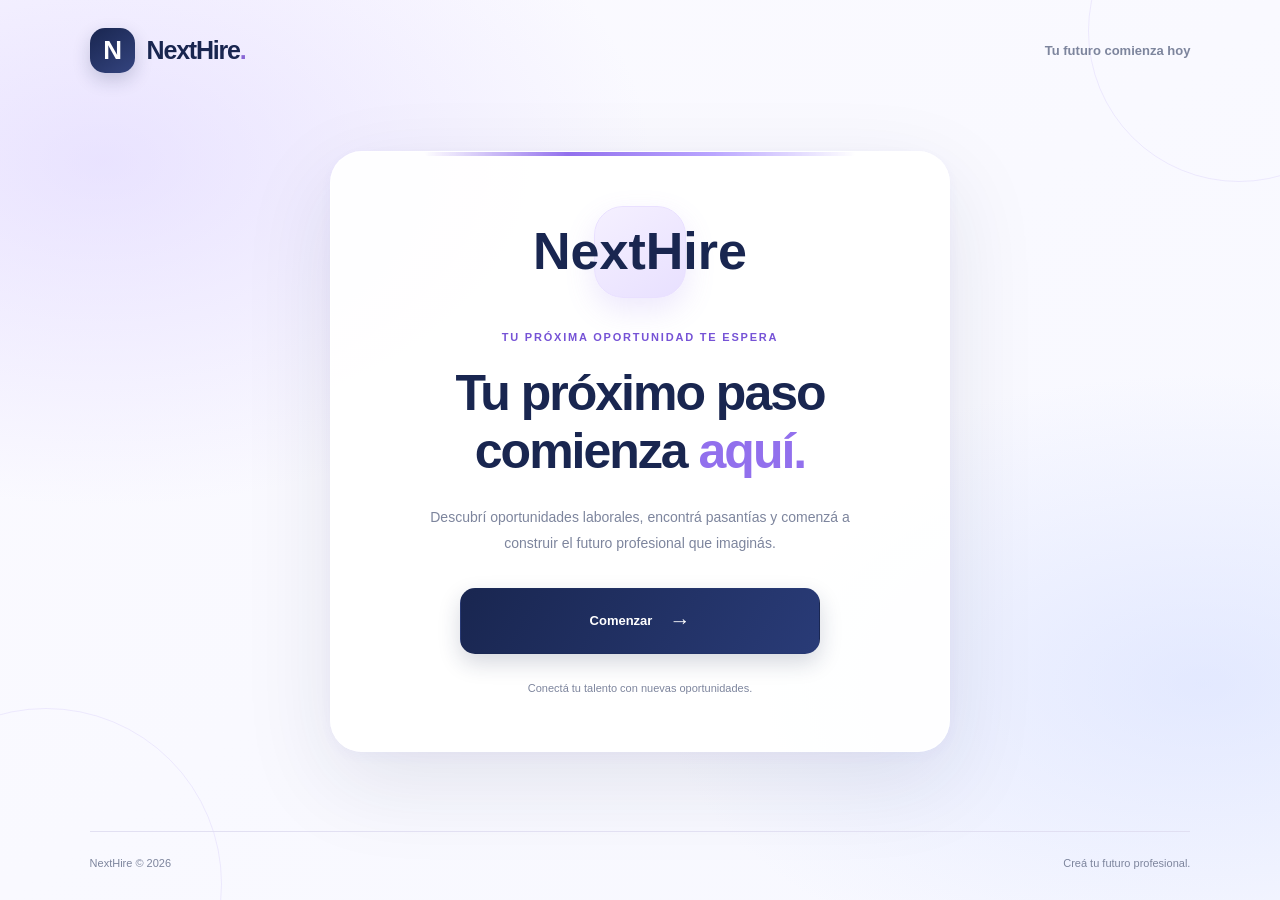
<file: index.html>
<!DOCTYPE html>
<html lang="es">
<head>
    <meta charset="UTF-8">
    <meta name="viewport" content="width=device-width, initial-scale=1.0">

    <title>NextHire | Tu próximo paso comienza aquí</title>

    <link rel="stylesheet" href="styles.css">
</head>

<body class="welcome-body">

    <header class="welcome-header">
        <a href="index.html" class="brand">
            <span class="brand-icon">N</span>
            <span>NextHire<span class="purple-dot">.</span></span>
        </a>

        <span class="header-message">
            Tu futuro comienza hoy
        </span>
    </header>

    <main class="welcome-main">

        <section class="welcome-card">

            <!-- Nuevo emblema de NextHire -->
            <div class="welcome-logo welcome-logo-text">
                <span>Next<span>Hire</span></span>
            </div>

            <p class="welcome-label">
                TU PRÓXIMA OPORTUNIDAD TE ESPERA
            </p>

            <h1>
                Tu próximo paso<br>
                comienza <span>aquí.</span>
            </h1>

            <p class="welcome-description">
                Descubrí oportunidades laborales, encontrá pasantías
                y comenzá a construir el futuro profesional que imaginás.
            </p>

            <a href="registro.html" class="primary-button">
                Comenzar
                <span>→</span>
            </a>

            <p class="welcome-note">
                Conectá tu talento con nuevas oportunidades.
            </p>

        </section>

    </main>

    <footer class="welcome-footer">
        <span>NextHire © 2026</span>
        <span>Creá tu futuro profesional.</span>
    </footer>

</body>
</html>
</file>
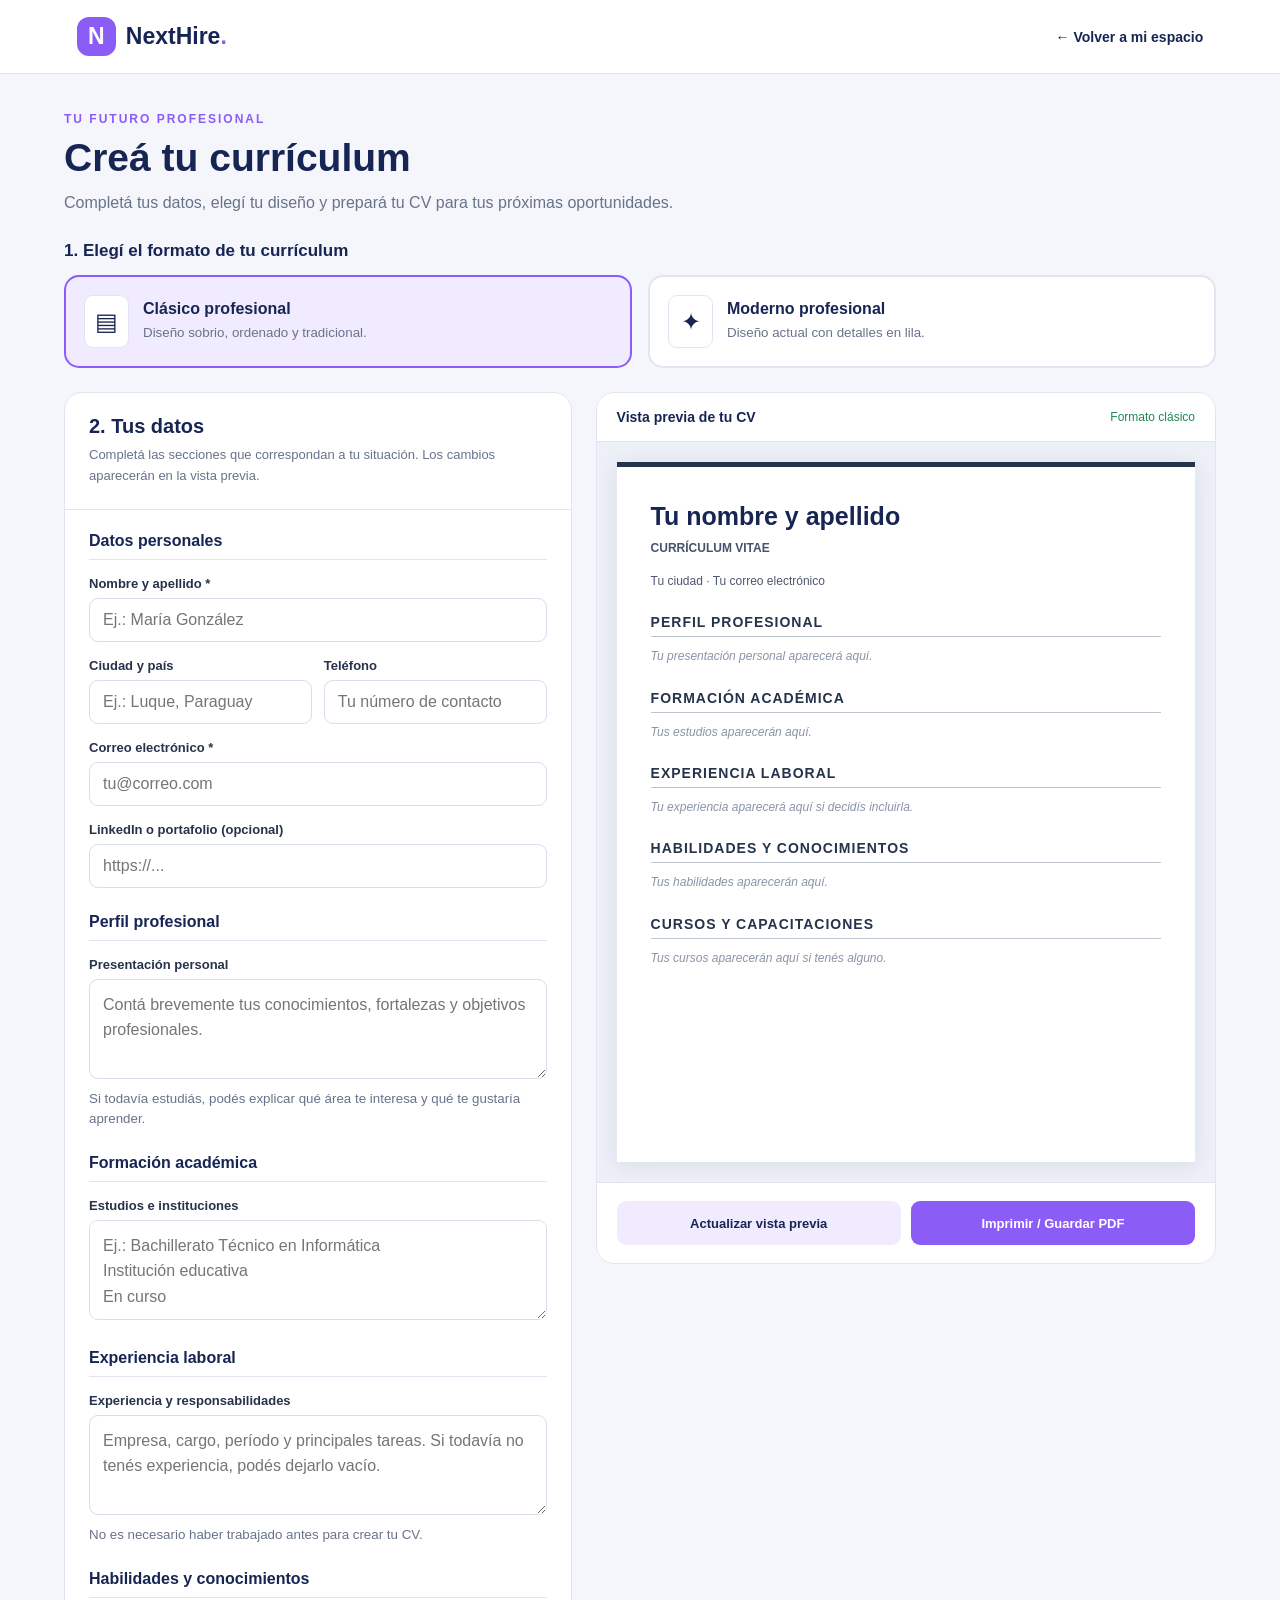
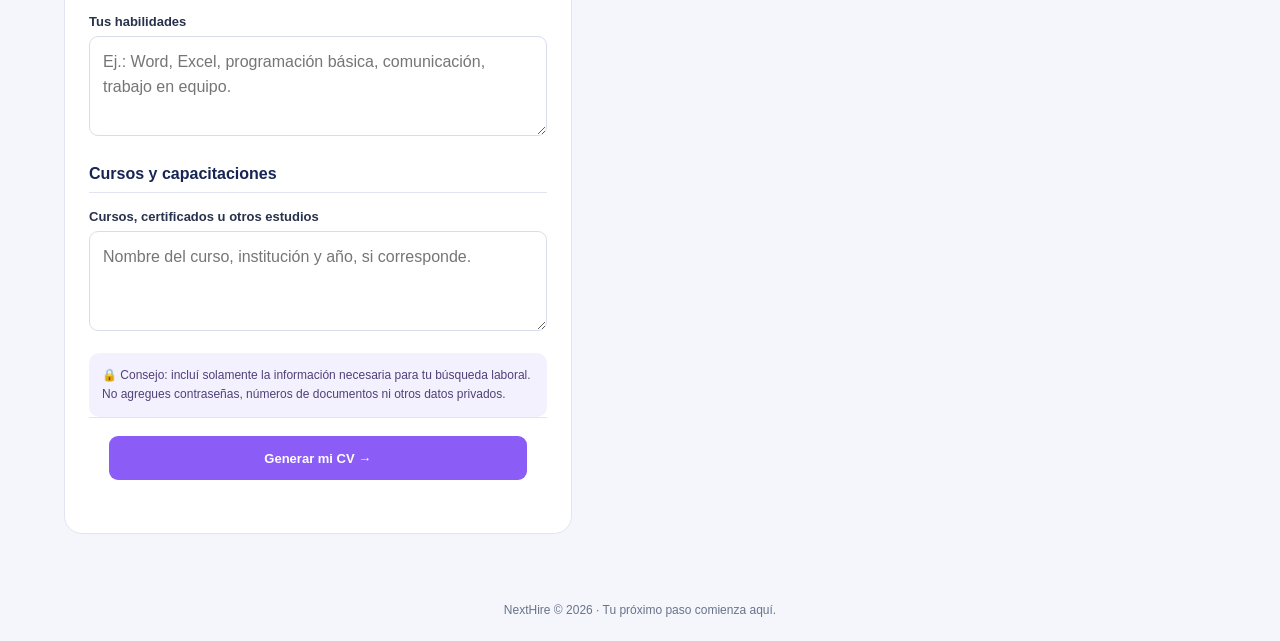
<file: crear-cv.html>
<!DOCTYPE html>
<html lang="es">
<head>
    <meta charset="UTF-8">
    <meta name="viewport" content="width=device-width, initial-scale=1.0">

    <title>Crear mi CV | NextHire</title>

    <style>
        :root {
            --lila: #8b5cf6;
            --lila-claro: #f1ebff;
            --azul: #172554;
            --blanco: #ffffff;
            --fondo: #f5f6fc;
            --texto: #27324b;
            --gris: #68738a;
            --borde: #e2e5ef;
            --verde: #238653;
        }

        * {
            box-sizing: border-box;
        }

        body {
            margin: 0;
            font-family: "Segoe UI", Arial, sans-serif;
            background: var(--fondo);
            color: var(--texto);
        }

        button,
        input,
        textarea,
        select {
            font: inherit;
        }

        button,
        a {
            -webkit-tap-highlight-color: transparent;
        }

        /* ENCABEZADO */

        .topbar {
            min-height: 74px;
            padding: 16px 6%;
            display: flex;
            justify-content: space-between;
            align-items: center;
            gap: 16px;
            background: var(--blanco);
            border-bottom: 1px solid var(--borde);
        }

        .brand {
            display: flex;
            align-items: center;
            gap: 10px;
            color: var(--azul);
            text-decoration: none;
            font-size: 23px;
            font-weight: 800;
        }

        .brand-icon {
            width: 39px;
            height: 39px;
            display: grid;
            place-items: center;
            border-radius: 12px;
            background: var(--lila);
            color: white;
        }

        .brand-dot {
            color: var(--lila);
        }

        .back-link {
            color: var(--azul);
            text-decoration: none;
            font-size: 14px;
            font-weight: 600;
        }

        .back-link:hover {
            color: var(--lila);
        }

        /* INTRODUCCIÓN */

        .page-heading {
            max-width: 1200px;
            margin: 35px auto 25px;
            padding: 0 24px;
        }

        .eyebrow {
            color: var(--lila);
            font-size: 12px;
            font-weight: 800;
            letter-spacing: 2px;
        }

        .page-heading h1 {
            margin: 9px 0;
            color: var(--azul);
            font-size: clamp(28px, 4vw, 39px);
        }

        .page-heading p {
            margin: 0;
            color: var(--gris);
            line-height: 1.7;
        }

        /* SELECTOR DE FORMATOS */

        .format-section {
            max-width: 1200px;
            margin: 0 auto 24px;
            padding: 0 24px;
        }

        .format-section h2 {
            margin: 0 0 14px;
            color: var(--azul);
            font-size: 17px;
        }

        .format-options {
            display: grid;
            grid-template-columns: repeat(2, minmax(0, 1fr));
            gap: 16px;
        }

        .format-card {
            display: flex;
            align-items: center;
            gap: 14px;
            padding: 18px;
            text-align: left;
            border: 2px solid var(--borde);
            border-radius: 15px;
            background: white;
            cursor: pointer;
            transition: 0.2s;
        }

        .format-card:hover {
            border-color: var(--lila);
        }

        .format-card.active {
            border-color: var(--lila);
            background: var(--lila-claro);
        }

        .format-symbol {
            flex-shrink: 0;
            width: 45px;
            height: 53px;
            display: grid;
            place-items: center;
            border-radius: 9px;
            background: white;
            color: var(--azul);
            font-size: 24px;
            border: 1px solid var(--borde);
        }

        .format-card strong {
            display: block;
            color: var(--azul);
            margin-bottom: 5px;
        }

        .format-card small {
            display: block;
            color: var(--gris);
            line-height: 1.5;
        }

        /* ÁREA PRINCIPAL */

        .workspace {
            max-width: 1200px;
            margin: 0 auto;
            padding: 0 24px 45px;
            display: grid;
            grid-template-columns: minmax(0, 0.9fr) minmax(0, 1.1fr);
            align-items: start;
            gap: 24px;
        }

        .editor,
        .preview-panel {
            min-width: 0;
            background: white;
            border: 1px solid var(--borde);
            border-radius: 18px;
            overflow: hidden;
        }

        .panel-heading {
            padding: 22px 24px;
            border-bottom: 1px solid var(--borde);
        }

        .panel-heading h2 {
            margin: 0 0 7px;
            color: var(--azul);
            font-size: 20px;
        }

        .panel-heading p {
            margin: 0;
            color: var(--gris);
            font-size: 13px;
            line-height: 1.6;
        }

        .editor-content {
            padding: 22px 24px;
        }

        .form-section-title {
            margin: 25px 0 16px;
            padding-bottom: 9px;
            border-bottom: 1px solid var(--borde);
            color: var(--azul);
            font-size: 16px;
        }

        .form-section-title:first-child {
            margin-top: 0;
        }

        .field {
            margin-bottom: 16px;
        }

        .field label {
            display: block;
            margin-bottom: 7px;
            color: var(--texto);
            font-size: 13px;
            font-weight: 700;
        }

        .field input,
        .field textarea {
            width: 100%;
            padding: 12px 13px;
            border: 1px solid #d8ddea;
            border-radius: 9px;
            background: white;
            color: var(--texto);
            outline: none;
            transition: 0.2s;
        }

        .field input:focus,
        .field textarea:focus {
            border-color: var(--lila);
            box-shadow: 0 0 0 3px rgba(139, 92, 246, 0.12);
        }

        .field textarea {
            min-height: 100px;
            resize: vertical;
            line-height: 1.6;
        }

        .field small {
            display: block;
            margin-top: 6px;
            color: var(--gris);
            line-height: 1.5;
        }

        .two-columns {
            display: grid;
            grid-template-columns: repeat(2, minmax(0, 1fr));
            gap: 12px;
        }

        .privacy-note {
            margin-top: 18px;
            padding: 13px;
            border-radius: 10px;
            background: #f4f1ff;
            color: #504078;
            font-size: 12px;
            line-height: 1.6;
        }

        /* VISTA PREVIA */

        .preview-panel {
            position: sticky;
            top: 18px;
        }

        .preview-toolbar {
            padding: 16px 20px;
            display: flex;
            justify-content: space-between;
            align-items: center;
            gap: 12px;
            border-bottom: 1px solid var(--borde);
        }

        .preview-toolbar strong {
            color: var(--azul);
            font-size: 14px;
        }

        .preview-status {
            color: var(--verde);
            font-size: 12px;
        }

        .preview-area {
            padding: 20px;
            background: #edf0f7;
            overflow-x: auto;
        }

        .cv-document {
            width: 100%;
            max-width: 650px;
            min-height: 700px;
            margin: 0 auto;
            padding: 34px;
            background: white;
            box-shadow: 0 4px 20px rgba(23, 37, 84, 0.09);
            overflow-wrap: anywhere;
        }

        .cv-document h1 {
            margin: 0;
            color: var(--azul);
            font-size: 27px;
            line-height: 1.25;
        }

        .cv-document h2 {
            margin: 23px 0 9px;
            padding-bottom: 6px;
            color: var(--azul);
            font-size: 14px;
            text-transform: uppercase;
            letter-spacing: 1px;
            border-bottom: 1px solid var(--borde);
        }

        .cv-document p {
            margin: 6px 0;
            color: #4d586d;
            font-size: 12px;
            line-height: 1.7;
            white-space: pre-line;
        }

        .cv-contact {
            margin-top: 12px !important;
        }

        .cv-subtitle {
            color: var(--lila) !important;
            font-size: 12px !important;
            font-weight: 700;
        }

        .cv-entry {
            margin-top: 12px;
        }

        .cv-entry strong {
            display: block;
            color: var(--azul);
            font-size: 13px;
        }

        .cv-empty {
            color: #8a93a7 !important;
            font-style: italic;
        }

        /* ESTILO CLÁSICO */

        .cv-document.classic {
            font-family: Arial, sans-serif;
            border-top: 5px solid #26344b;
        }

        .cv-document.classic h1 {
            font-size: 25px;
        }

        .cv-document.classic h2 {
            color: #26344b;
            border-bottom: 1px solid #bfc5cf;
        }

        .cv-document.classic .cv-subtitle {
            color: #45546a !important;
        }

        /* ESTILO MODERNO */

        .cv-document.modern {
            border-top: 7px solid var(--lila);
            border-radius: 4px;
        }

        .cv-document.modern h1 {
            color: var(--azul);
            font-size: 29px;
        }

        .cv-document.modern h2 {
            color: var(--lila);
            border-bottom: 2px solid var(--lila-claro);
        }

        /* BOTONES */

        .actions {
            display: flex;
            flex-wrap: wrap;
            gap: 10px;
            padding: 18px 20px;
            border-top: 1px solid var(--borde);
        }

        .button {
            min-height: 44px;
            padding: 12px 16px;
            display: inline-flex;
            justify-content: center;
            align-items: center;
            gap: 8px;
            border: none;
            border-radius: 9px;
            font-weight: 700;
            font-size: 13px;
            text-decoration: none;
            cursor: pointer;
            transition: 0.2s;
        }

        .button-primary {
            background: var(--lila);
            color: white;
        }

        .button-primary:hover {
            background: #7442df;
        }

        .button-secondary {
            background: var(--lila-claro);
            color: var(--azul);
        }

        .button-secondary:hover {
            background: #e6dcff;
        }

        .actions .button {
            flex: 1;
        }

        .footer {
            padding: 24px;
            text-align: center;
            color: var(--gris);
            font-size: 12px;
        }

        /* IMPRESIÓN Y PDF */

        @media print {
            @page {
                size: A4;
                margin: 15mm;
            }

            body {
                background: white !important;
            }

            body * {
                visibility: hidden !important;
            }

            #cvDocument,
            #cvDocument * {
                visibility: visible !important;
            }

            #cvDocument {
                position: absolute;
                left: 0;
                top: 0;
                width: 100%;
                max-width: none;
                min-height: 0;
                margin: 0;
                padding: 0;
                box-shadow: none;
                border-radius: 0;
                border-top: none;
            }

            #cvDocument.classic {
                border-top: none;
            }

            #cvDocument.modern {
                border-top: 5px solid var(--lila);
            }

            .cv-document h2,
            .cv-entry {
                break-inside: avoid;
            }
        }

        /* ADAPTACIÓN A CELULARES */

        @media (max-width: 850px) {
            .workspace {
                grid-template-columns: 1fr;
            }

            .preview-panel {
                position: static;
            }

            .format-options {
                grid-template-columns: 1fr;
            }

            .cv-document {
                min-height: 600px;
            }
        }

        @media (max-width: 480px) {
            .topbar {
                padding: 14px 18px;
            }

            .brand {
                font-size: 20px;
            }

            .header-message {
                font-size: 12px;
            }

            .page-heading {
                margin-top: 25px;
            }

            .workspace,
            .format-section {
                padding-left: 14px;
                padding-right: 14px;
            }

            .editor-content {
                padding: 18px;
            }

            .two-columns {
                grid-template-columns: 1fr;
                gap: 0;
            }

            .preview-area {
                padding: 10px;
            }

            .cv-document {
                padding: 22px;
            }

            .actions {
                flex-direction: column;
            }
        }
    </style>
</head>

<body>

    <header class="topbar">
        <a href="panel-persona.html" class="brand">
            <span class="brand-icon">N</span>
            <span>NextHire<span class="brand-dot">.</span></span>
        </a>

        <a href="panel-persona.html" class="back-link">
            ← Volver a mi espacio
        </a>
    </header>

    <main>

        <section class="page-heading">
            <span class="eyebrow">TU FUTURO PROFESIONAL</span>
            <h1>Creá tu currículum</h1>
            <p>
                Completá tus datos, elegí tu diseño y prepará tu CV
                para tus próximas oportunidades.
            </p>
        </section>

        <section class="format-section">
            <h2>1. Elegí el formato de tu currículum</h2>

            <div class="format-options">

                <button
                    type="button"
                    class="format-card active"
                    data-format="classic"
                    aria-pressed="true"
                >
                    <span class="format-symbol">▤</span>
                    <span>
                        <strong>Clásico profesional</strong>
                        <small>
                            Diseño sobrio, ordenado y tradicional.
                        </small>
                    </span>
                </button>

                <button
                    type="button"
                    class="format-card"
                    data-format="modern"
                    aria-pressed="false"
                >
                    <span class="format-symbol">✦</span>
                    <span>
                        <strong>Moderno profesional</strong>
                        <small>
                            Diseño actual con detalles en lila.
                        </small>
                    </span>
                </button>

            </div>
        </section>

        <section class="workspace">

            <!-- FORMULARIO -->
            <section class="editor">

                <div class="panel-heading">
                    <h2>2. Tus datos</h2>
                    <p>
                        Completá las secciones que correspondan a tu
                        situación. Los cambios aparecerán en la vista previa.
                    </p>
                </div>

                <form id="cvForm" class="editor-content">

                    <h3 class="form-section-title">
                        Datos personales
                    </h3>

                    <div class="field">
                        <label for="fullName">Nombre y apellido *</label>
                        <input
                            type="text"
                            id="fullName"
                            placeholder="Ej.: María González"
                            autocomplete="name"
                            required
                        >
                    </div>

                    <div class="two-columns">
                        <div class="field">
                            <label for="city">Ciudad y país</label>
                            <input
                                type="text"
                                id="city"
                                placeholder="Ej.: Luque, Paraguay"
                                autocomplete="address-level2"
                            >
                        </div>

                        <div class="field">
                            <label for="phone">Teléfono</label>
                            <input
                                type="tel"
                                id="phone"
                                placeholder="Tu número de contacto"
                                autocomplete="tel"
                            >
                        </div>
                    </div>

                    <div class="field">
                        <label for="email">Correo electrónico *</label>
                        <input
                            type="email"
                            id="email"
                            placeholder="tu@correo.com"
                            autocomplete="email"
                            required
                        >
                    </div>

                    <div class="field">
                        <label for="linkedin">LinkedIn o portafolio (opcional)</label>
                        <input
                            type="url"
                            id="linkedin"
                            placeholder="https://..."
                        >
                    </div>

                    <h3 class="form-section-title">
                        Perfil profesional
                    </h3>

                    <div class="field">
                        <label for="profile">Presentación personal</label>
                        <textarea
                            id="profile"
                            placeholder="Contá brevemente tus conocimientos, fortalezas y objetivos profesionales."
                        ></textarea>
                        <small>
                            Si todavía estudiás, podés explicar qué área
                            te interesa y qué te gustaría aprender.
                        </small>
                    </div>

                    <h3 class="form-section-title">
                        Formación académica
                    </h3>

                    <div class="field">
                        <label for="education">Estudios e instituciones</label>
                        <textarea
                            id="education"
                            placeholder="Ej.: Bachillerato Técnico en Informática&#10;Institución educativa&#10;En curso"
                        ></textarea>
                    </div>

                    <h3 class="form-section-title">
                        Experiencia laboral
                    </h3>

                    <div class="field">
                        <label for="experience">Experiencia y responsabilidades</label>
                        <textarea
                            id="experience"
                            placeholder="Empresa, cargo, período y principales tareas. Si todavía no tenés experiencia, podés dejarlo vacío."
                        ></textarea>
                        <small>
                            No es necesario haber trabajado antes para crear tu CV.
                        </small>
                    </div>

                    <h3 class="form-section-title">
                        Habilidades y conocimientos
                    </h3>

                    <div class="field">
                        <label for="skills">Tus habilidades</label>
                        <textarea
                            id="skills"
                            placeholder="Ej.: Word, Excel, programación básica, comunicación, trabajo en equipo."
                        ></textarea>
                    </div>

                    <h3 class="form-section-title">
                        Cursos y capacitaciones
                    </h3>

                    <div class="field">
                        <label for="courses">Cursos, certificados u otros estudios</label>
                        <textarea
                            id="courses"
                            placeholder="Nombre del curso, institución y año, si corresponde."
                        ></textarea>
                    </div>

                    <div class="privacy-note">
                        🔒 Consejo: incluí solamente la información necesaria
                        para tu búsqueda laboral. No agregues contraseñas,
                        números de documentos ni otros datos privados.
                    </div>

                    <div class="actions">
                        <button
                            type="button"
                            class="button button-primary"
                            id="generateButton"
                        >
                            Generar mi CV →
                        </button>
                    </div>

                    <p
                        id="formMessage"
                        role="status"
                        style="font-size:13px; line-height:1.6;"
                    ></p>

                </form>
            </section>

            <!-- VISTA PREVIA -->
            <section class="preview-panel">

                <div class="preview-toolbar">
                    <strong>Vista previa de tu CV</strong>
                    <span class="preview-status" id="previewStatus">
                        En edición
                    </span>
                </div>

                <div class="preview-area">

                    <article class="cv-document classic" id="cvDocument">

                        <h1 id="previewName">Tu nombre y apellido</h1>

                        <p class="cv-subtitle" id="previewSubtitle">
                            PERFIL PROFESIONAL
                        </p>

                        <p class="cv-contact" id="previewContact">
                            Tu ciudad · Tu correo electrónico
                        </p>

                        <p id="previewLinkedin"></p>

                        <section>
                            <h2>Perfil profesional</h2>
                            <p id="previewProfile" class="cv-empty">
                                Tu presentación personal aparecerá aquí.
                            </p>
                        </section>

                        <section>
                            <h2>Formación académica</h2>
                            <p id="previewEducation" class="cv-empty">
                                Tus estudios aparecerán aquí.
                            </p>
                        </section>

                        <section>
                            <h2>Experiencia laboral</h2>
                            <p id="previewExperience" class="cv-empty">
                                Tu experiencia aparecerá aquí si decidís incluirla.
                            </p>
                        </section>

                        <section>
                            <h2>Habilidades y conocimientos</h2>
                            <p id="previewSkills" class="cv-empty">
                                Tus habilidades aparecerán aquí.
                            </p>
                        </section>

                        <section>
                            <h2>Cursos y capacitaciones</h2>
                            <p id="previewCourses" class="cv-empty">
                                Tus cursos aparecerán aquí si tenés alguno.
                            </p>
                        </section>

                    </article>

                </div>

                <div class="actions">
                    <button
                        type="button"
                        class="button button-secondary"
                        id="refreshButton"
                    >
                        Actualizar vista previa
                    </button>

                    <button
                        type="button"
                        class="button button-primary"
                        id="downloadButton"
                    >
                        Imprimir / Guardar PDF
                    </button>
                </div>

            </section>

        </section>

    </main>

    <footer class="footer">
        NextHire © 2026 · Tu próximo paso comienza aquí.
    </footer>

    <script>
        "use strict";

        const cvForm = document.getElementById("cvForm");
        const cvDocument = document.getElementById("cvDocument");
        const formMessage = document.getElementById("formMessage");
        const previewStatus = document.getElementById("previewStatus");

        const fields = {
            fullName: document.getElementById("fullName"),
            city: document.getElementById("city"),
            phone: document.getElementById("phone"),
            email: document.getElementById("email"),
            linkedin: document.getElementById("linkedin"),
            profile: document.getElementById("profile"),
            education: document.getElementById("education"),
            experience: document.getElementById("experience"),
            skills: document.getElementById("skills"),
            courses: document.getElementById("courses")
        };

        let selectedFormat = "classic";

        function showText(elementId, value, placeholder) {
            const element = document.getElementById(elementId);
            const cleanValue = value.trim();

            element.textContent = cleanValue || placeholder;
            element.classList.toggle("cv-empty", !cleanValue);
        }

        function updatePreview() {
            const name = fields.fullName.value.trim();

            document.getElementById("previewName").textContent =
                name || "Tu nombre y apellido";

            const subtitle = document.getElementById("previewSubtitle");

            subtitle.textContent = fields.profile.value.trim()
                ? "PERFIL PROFESIONAL"
                : "CURRÍCULUM VITAE";

            const contact = [
                fields.city.value.trim(),
                fields.phone.value.trim(),
                fields.email.value.trim()
            ].filter(Boolean);

            document.getElementById("previewContact").textContent =
                contact.length
                    ? contact.join(" · ")
                    : "Tu ciudad · Tu correo electrónico";

            const linkedin = document.getElementById("previewLinkedin");
            const linkValue = fields.linkedin.value.trim();

            linkedin.textContent = linkValue;
            linkedin.hidden = !linkValue;

            showText(
                "previewProfile",
                fields.profile.value,
                "Tu presentación personal aparecerá aquí."
            );

            showText(
                "previewEducation",
                fields.education.value,
                "Tus estudios aparecerán aquí."
            );

            showText(
                "previewExperience",
                fields.experience.value,
                "Tu experiencia aparecerá aquí si decidís incluirla."
            );

            showText(
                "previewSkills",
                fields.skills.value,
                "Tus habilidades aparecerán aquí."
            );

            showText(
                "previewCourses",
                fields.courses.value,
                "Tus cursos aparecerán aquí si tenés alguno."
            );

            previewStatus.textContent = "Vista previa actualizada";
        }

        function selectFormat(format) {
            selectedFormat = format;

            cvDocument.classList.remove("classic", "modern");
            cvDocument.classList.add(format);

            document.querySelectorAll(".format-card").forEach(function(card) {
                const isActive = card.dataset.format === format;

                card.classList.toggle("active", isActive);
                card.setAttribute("aria-pressed", String(isActive));
            });

            previewStatus.textContent =
                format === "classic"
                    ? "Formato clásico"
                    : "Formato moderno";
        }

        document.querySelectorAll(".format-card").forEach(function(card) {
            card.addEventListener("click", function() {
                selectFormat(card.dataset.format);
            });
        });

        Object.values(fields).forEach(function(field) {
            field.addEventListener("input", updatePreview);
        });

        document.getElementById("refreshButton").addEventListener(
            "click",
            updatePreview
        );

        document.getElementById("generateButton").addEventListener(
            "click",
            function() {
                if (!cvForm.reportValidity()) {
                    return;
                }

                updatePreview();

                formMessage.textContent =
                    "¡Tu CV está preparado! Revisá la vista previa antes de imprimirlo o guardarlo como PDF.";

                formMessage.style.color = "#238653";

                document.getElementById("cvDocument").scrollIntoView({
                    behavior: "smooth",
                    block: "start"
                });
            }
        );

        document.getElementById("downloadButton").addEventListener(
            "click",
            function() {
                if (!cvForm.reportValidity()) {
                    return;
                }

                updatePreview();

                const originalTitle = document.title;
                const safeName = fields.fullName.value
                    .trim()
                    .replace(/[\\/:*?"<>|]/g, "")
                    .replace(/\s+/g, "-");

                document.title = "CV-" + (safeName || "NextHire");

                window.print();

                document.title = originalTitle;
            }
        );

        cvForm.addEventListener("submit", function(event) {
            event.preventDefault();
        });

        updatePreview();
        selectFormat(selectedFormat);
    </script>

</body>
</html>
</file>
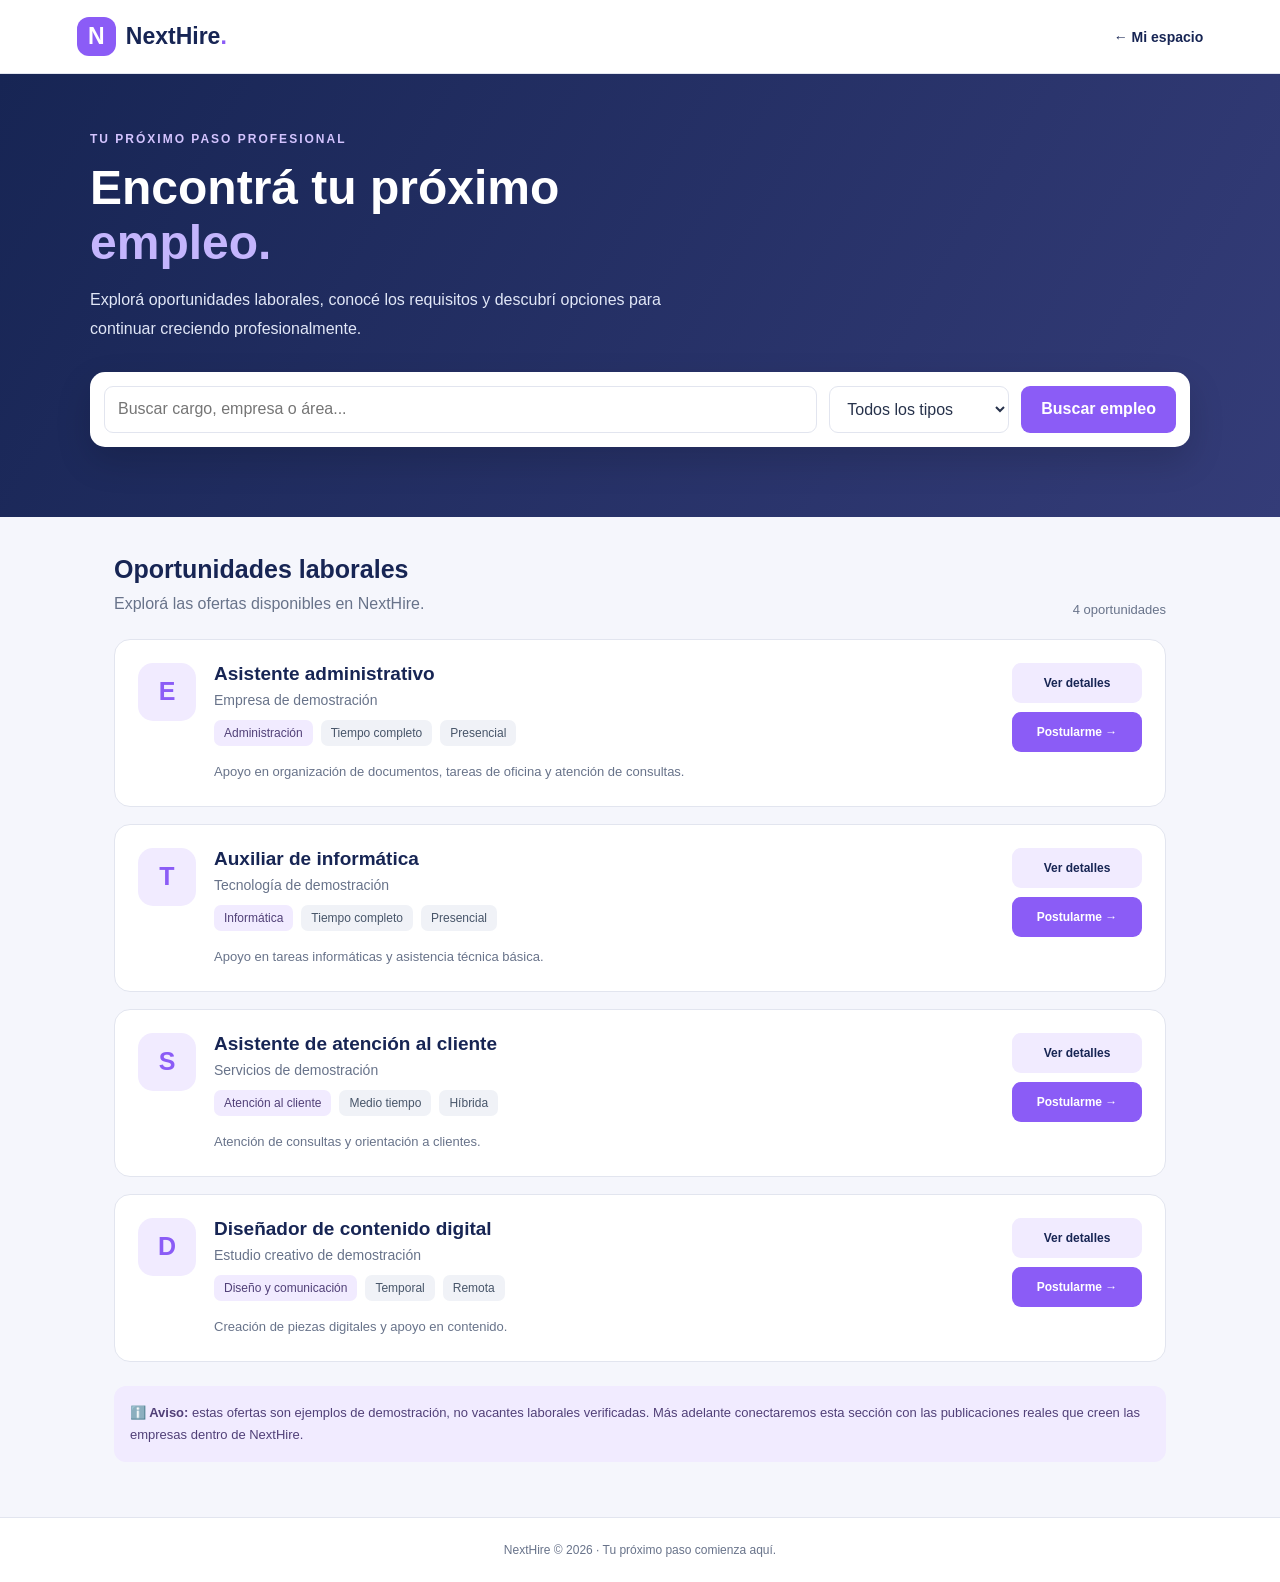
<file: empleos.html>
<!DOCTYPE html>
<html lang="es">
<head>
    <meta charset="UTF-8">
    <meta name="viewport" content="width=device-width, initial-scale=1.0">
    <title>Buscar empleo | NextHire</title>

    <style>
        :root {
            --lila: #8b5cf6;
            --lila-claro: #f1ebff;
            --azul: #172554;
            --fondo: #f5f6fc;
            --texto: #27324b;
            --gris: #68738a;
            --borde: #e2e5ef;
            --blanco: #ffffff;
            --verde: #238653;
        }

        * {
            box-sizing: border-box;
        }

        body {
            margin: 0;
            font-family: "Segoe UI", Arial, sans-serif;
            color: var(--texto);
            background: var(--fondo);
        }

        button, input, select {
            font: inherit;
        }

        .topbar {
            min-height: 74px;
            padding: 16px 6%;
            display: flex;
            justify-content: space-between;
            align-items: center;
            gap: 15px;
            background: white;
            border-bottom: 1px solid var(--borde);
        }

        .brand {
            display: flex;
            align-items: center;
            gap: 10px;
            color: var(--azul);
            text-decoration: none;
            font-size: 23px;
            font-weight: 800;
        }

        .brand-icon {
            width: 39px;
            height: 39px;
            display: grid;
            place-items: center;
            border-radius: 12px;
            color: white;
            background: var(--lila);
        }

        .brand-dot {
            color: var(--lila);
        }

        .back-link {
            color: var(--azul);
            text-decoration: none;
            font-size: 14px;
            font-weight: 700;
        }

        .back-link:hover {
            color: var(--lila);
        }

        .hero {
            padding: 55px 24px 70px;
            color: white;
            background: linear-gradient(120deg, #172554, #343c78);
        }

        .hero-inner {
            max-width: 1100px;
            margin: auto;
        }

        .eyebrow {
            color: #d4c4ff;
            font-size: 12px;
            font-weight: 800;
            letter-spacing: 2px;
        }

        .hero h1 {
            margin: 13px 0;
            font-size: clamp(32px, 5vw, 48px);
            line-height: 1.15;
        }

        .hero h1 span {
            color: #c4b5fd;
        }

        .hero p {
            max-width: 600px;
            color: #e1e7f7;
            line-height: 1.8;
        }

        .search-box {
            margin-top: 28px;
            padding: 14px;
            display: grid;
            grid-template-columns: minmax(0, 1fr) 180px auto;
            gap: 12px;
            border-radius: 15px;
            background: white;
            box-shadow: 0 14px 35px rgba(0, 0, 0, 0.15);
        }

        .search-box input,
        .search-box select {
            width: 100%;
            min-width: 0;
            padding: 13px;
            border: 1px solid var(--borde);
            border-radius: 9px;
            outline: none;
            background: white;
            color: var(--texto);
        }

        .search-box input:focus,
        .search-box select:focus {
            border-color: var(--lila);
        }

        .button {
            border: none;
            border-radius: 9px;
            padding: 13px 20px;
            font-weight: 700;
            cursor: pointer;
            transition: 0.2s;
        }

        .button-primary {
            color: white;
            background: var(--lila);
        }

        .button-primary:hover {
            background: #7442df;
        }

        .button-light {
            color: var(--azul);
            background: var(--lila-claro);
        }

        .button-light:hover {
            background: #e6dcff;
        }

        .main-content {
            max-width: 1100px;
            margin: 0 auto;
            padding: 38px 24px 55px;
        }

        .section-heading {
            display: flex;
            justify-content: space-between;
            align-items: end;
            gap: 15px;
            margin-bottom: 22px;
        }

        .section-heading h2 {
            margin: 0 0 7px;
            color: var(--azul);
            font-size: 25px;
        }

        .section-heading p {
            margin: 0;
            color: var(--gris);
            line-height: 1.6;
        }

        .result-count {
            color: var(--gris);
            font-size: 13px;
            white-space: nowrap;
        }

        .job-list {
            display: grid;
            gap: 17px;
        }

        .job-card {
            padding: 23px;
            display: grid;
            grid-template-columns: 58px minmax(0, 1fr) auto;
            align-items: start;
            gap: 18px;
            border: 1px solid var(--borde);
            border-radius: 16px;
            background: white;
            transition: 0.2s;
        }

        .job-card:hover {
            border-color: #c7b4ff;
            box-shadow: 0 8px 24px rgba(23, 37, 84, 0.06);
            transform: translateY(-2px);
        }

        .company-icon {
            width: 58px;
            height: 58px;
            display: grid;
            place-items: center;
            border-radius: 15px;
            color: var(--lila);
            background: var(--lila-claro);
            font-size: 25px;
            font-weight: 800;
        }

        .job-title {
            margin: 0 0 7px;
            color: var(--azul);
            font-size: 19px;
        }

        .company-name {
            margin: 0 0 12px;
            color: var(--gris);
            font-size: 14px;
        }

        .job-tags {
            display: flex;
            flex-wrap: wrap;
            gap: 8px;
        }

        .tag {
            padding: 6px 10px;
            border-radius: 7px;
            color: #514078;
            background: var(--lila-claro);
            font-size: 12px;
        }

        .tag.neutral {
            color: #475569;
            background: #f0f2f7;
        }

        .job-description {
            margin: 15px 0 0;
            color: var(--gris);
            font-size: 13px;
            line-height: 1.7;
        }

        .job-actions {
            display: flex;
            flex-direction: column;
            gap: 9px;
            min-width: 130px;
        }

        .job-actions .button {
            white-space: nowrap;
            font-size: 12px;
        }

        .empty-message {
            padding: 35px 20px;
            text-align: center;
            border: 1px dashed #c9cde0;
            border-radius: 15px;
            background: white;
        }

        .empty-message h3 {
            margin-top: 0;
            color: var(--azul);
        }

        .empty-message p {
            color: var(--gris);
            line-height: 1.6;
        }

        .notice {
            margin-top: 24px;
            padding: 16px;
            border-radius: 12px;
            color: #514078;
            background: var(--lila-claro);
            font-size: 13px;
            line-height: 1.7;
        }

        .footer {
            padding: 25px;
            text-align: center;
            color: var(--gris);
            background: white;
            border-top: 1px solid var(--borde);
            font-size: 12px;
        }

        /* VENTANA DE DETALLES */

        .modal {
            position: fixed;
            inset: 0;
            z-index: 10;
            padding: 20px;
            display: flex;
            justify-content: center;
            align-items: center;
            background: rgba(13, 22, 48, 0.65);
        }

        .modal[hidden] {
            display: none;
        }

        .modal-content {
            width: 100%;
            max-width: 540px;
            max-height: 85vh;
            overflow-y: auto;
            padding: 28px;
            border-radius: 17px;
            background: white;
        }

        .modal-content h2 {
            color: var(--azul);
        }

        .modal-content p {
            color: var(--gris);
            line-height: 1.8;
            white-space: pre-line;
        }

        .modal-actions {
            display: flex;
            flex-wrap: wrap;
            gap: 10px;
            margin-top: 20px;
        }

        .modal-actions .button {
            flex: 1;
        }

        @media (max-width: 760px) {
            .search-box {
                grid-template-columns: 1fr;
            }

            .job-card {
                grid-template-columns: 48px minmax(0, 1fr);
                padding: 18px;
                gap: 13px;
            }

            .company-icon {
                width: 48px;
                height: 48px;
            }

            .job-actions {
                grid-column: 1 / -1;
                flex-direction: row;
                flex-wrap: wrap;
            }

            .job-actions .button {
                flex: 1;
            }

            .section-heading {
                align-items: start;
                flex-direction: column;
            }

            .hero {
                padding-top: 40px;
            }
        }

        @media (max-width: 440px) {
            .topbar {
                padding: 13px 16px;
            }

            .brand {
                font-size: 20px;
            }

            .back-link {
                font-size: 12px;
            }

            .main-content {
                padding-left: 15px;
                padding-right: 15px;
            }

            .job-actions {
                flex-direction: column;
            }
        }
    </style>
</head>

<body>

    <header class="topbar">
        <a href="panel-persona.html" class="brand">
            <span class="brand-icon">N</span>
            <span>NextHire<span class="brand-dot">.</span></span>
        </a>

        <a href="panel-persona.html" class="back-link">
            ← Mi espacio
        </a>
    </header>

    <section class="hero">
        <div class="hero-inner">
            <span class="eyebrow">TU PRÓXIMO PASO PROFESIONAL</span>

            <h1>Encontrá tu próximo<br><span>empleo.</span></h1>

            <p>
                Explorá oportunidades laborales, conocé los requisitos
                y descubrí opciones para continuar creciendo profesionalmente.
            </p>

            <div class="search-box">
                <input
                    type="search"
                    id="searchInput"
                    placeholder="Buscar cargo, empresa o área..."
                    aria-label="Buscar oportunidades"
                >

                <select id="typeFilter" aria-label="Filtrar por tipo de empleo">
                    <option value="todos">Todos los tipos</option>
                    <option value="tiempo-completo">Tiempo completo</option>
                    <option value="medio-tiempo">Medio tiempo</option>
                    <option value="temporal">Temporal</option>
                </select>

                <button class="button button-primary" id="searchButton">
                    Buscar empleo
                </button>
            </div>
        </div>
    </section>

    <main class="main-content">

        <div class="section-heading">
            <div>
                <h2>Oportunidades laborales</h2>
                <p>Explorá las ofertas disponibles en NextHire.</p>
            </div>

            <span class="result-count" id="resultCount" aria-live="polite">
                4 oportunidades
            </span>
        </div>

        <section class="job-list" id="jobList">

            <!-- OFERTA DE DEMOSTRACIÓN 1 -->
            <article
                class="job-card"
                data-title="asistente administrativo"
                data-company="empresa demostración"
                data-area="administración"
                data-type="tiempo-completo"
                data-description="Buscamos una persona organizada, responsable y con interés en tareas administrativas. Las funciones incluyen organización de documentos, atención de consultas y apoyo al equipo."
                data-requirements="Manejo básico de herramientas de oficina, buena comunicación y organización."
                data-location="Luque, Paraguay"
                data-modality="Presencial"
            >
                <div class="company-icon">E</div>

                <div>
                    <h3 class="job-title">Asistente administrativo</h3>
                    <p class="company-name">Empresa de demostración</p>

                    <div class="job-tags">
                        <span class="tag">Administración</span>
                        <span class="tag neutral">Tiempo completo</span>
                        <span class="tag neutral">Presencial</span>
                    </div>

                    <p class="job-description">
                        Apoyo en organización de documentos, tareas de oficina
                        y atención de consultas.
                    </p>
                </div>

                <div class="job-actions">
                    <button class="button button-light details-button">
                        Ver detalles
                    </button>
                    <button class="button button-primary apply-button">
                        Postularme →
                    </button>
                </div>
            </article>

            <!-- OFERTA DE DEMOSTRACIÓN 2 -->
            <article
                class="job-card"
                data-title="auxiliar de informática"
                data-company="tecnología demostración"
                data-area="informática tecnología"
                data-type="tiempo-completo"
                data-description="Oportunidad de demostración para apoyar en tareas informáticas, preparación de equipos y asistencia técnica básica."
                data-requirements="Interés en informática, responsabilidad y disposición para aprender."
                data-location="Asunción, Paraguay"
                data-modality="Presencial"
            >
                <div class="company-icon">T</div>

                <div>
                    <h3 class="job-title">Auxiliar de informática</h3>
                    <p class="company-name">Tecnología de demostración</p>

                    <div class="job-tags">
                        <span class="tag">Informática</span>
                        <span class="tag neutral">Tiempo completo</span>
                        <span class="tag neutral">Presencial</span>
                    </div>

                    <p class="job-description">
                        Apoyo en tareas informáticas y asistencia técnica básica.
                    </p>
                </div>

                <div class="job-actions">
                    <button class="button button-light details-button">
                        Ver detalles
                    </button>
                    <button class="button button-primary apply-button">
                        Postularme →
                    </button>
                </div>
            </article>

            <!-- OFERTA DE DEMOSTRACIÓN 3 -->
            <article
                class="job-card"
                data-title="asistente de atención al cliente"
                data-company="servicios demostración"
                data-area="atención al cliente ventas"
                data-type="medio-tiempo"
                data-description="Buscamos una persona cordial para responder consultas, orientar a clientes y colaborar con el equipo de atención."
                data-requirements="Buena comunicación, trato respetuoso y ganas de aprender."
                data-location="Luque, Paraguay"
                data-modality="Híbrida"
            >
                <div class="company-icon">S</div>

                <div>
                    <h3 class="job-title">Asistente de atención al cliente</h3>
                    <p class="company-name">Servicios de demostración</p>

                    <div class="job-tags">
                        <span class="tag">Atención al cliente</span>
                        <span class="tag neutral">Medio tiempo</span>
                        <span class="tag neutral">Híbrida</span>
                    </div>

                    <p class="job-description">
                        Atención de consultas y orientación a clientes.
                    </p>
                </div>

                <div class="job-actions">
                    <button class="button button-light details-button">
                        Ver detalles
                    </button>
                    <button class="button button-primary apply-button">
                        Postularme →
                    </button>
                </div>
            </article>

            <!-- OFERTA DE DEMOSTRACIÓN 4 -->
            <article
                class="job-card"
                data-title="diseñador de contenido digital"
                data-company="estudio creativo demostración"
                data-area="diseño comunicación marketing"
                data-type="temporal"
                data-description="Colaboración de demostración para crear piezas digitales, organizar contenido y apoyar en tareas de comunicación."
                data-requirements="Creatividad, interés en diseño digital y conocimientos básicos de herramientas de edición."
                data-location="Remoto"
                data-modality="Remota"
            >
                <div class="company-icon">D</div>

                <div>
                    <h3 class="job-title">Diseñador de contenido digital</h3>
                    <p class="company-name">Estudio creativo de demostración</p>

                    <div class="job-tags">
                        <span class="tag">Diseño y comunicación</span>
                        <span class="tag neutral">Temporal</span>
                        <span class="tag neutral">Remota</span>
                    </div>

                    <p class="job-description">
                        Creación de piezas digitales y apoyo en contenido.
                    </p>
                </div>

                <div class="job-actions">
                    <button class="button button-light details-button">
                        Ver detalles
                    </button>
                    <button class="button button-primary apply-button">
                        Postularme →
                    </button>
                </div>
            </article>

        </section>

        <div class="empty-message" id="emptyMessage" hidden>
            <h3>No encontramos oportunidades</h3>
            <p>
                Probá con otra palabra o cambiá el filtro para ver más resultados.
            </p>
            <button class="button button-light" id="clearButton">
                Limpiar búsqueda
            </button>
        </div>

        <div class="notice">
            <strong>ℹ️ Aviso:</strong>
            estas ofertas son ejemplos de demostración, no vacantes laborales
            verificadas. Más adelante conectaremos esta sección con las
            publicaciones reales que creen las empresas dentro de NextHire.
        </div>

    </main>

    <footer class="footer">
        NextHire © 2026 · Tu próximo paso comienza aquí.
    </footer>

    <!-- VENTANA DE DETALLES -->
    <div class="modal" id="detailsModal" hidden>
        <div
            class="modal-content"
            role="dialog"
            aria-modal="true"
            aria-labelledby="modalTitle"
        >
            <h2 id="modalTitle">Detalles de la oportunidad</h2>

            <p id="modalDescription"></p>

            <p id="modalRequirements"></p>

            <p id="modalLocation"></p>

            <div class="modal-actions">
                <button
                    type="button"
                    class="button button-light"
                    id="closeModal"
                >
                    Cerrar
                </button>

                <button
                    type="button"
                    class="button button-primary"
                    id="modalApply"
                >
                    Postularme →
                </button>
            </div>
        </div>
    </div>

    <script>
        "use strict";

        const cards = Array.from(document.querySelectorAll(".job-card"));
        const searchInput = document.getElementById("searchInput");
        const typeFilter = document.getElementById("typeFilter");
        const resultCount = document.getElementById("resultCount");
        const emptyMessage = document.getElementById("emptyMessage");
        const jobList = document.getElementById("jobList");

        const modal = document.getElementById("detailsModal");
        const modalTitle = document.getElementById("modalTitle");
        const modalDescription = document.getElementById("modalDescription");
        const modalRequirements = document.getElementById("modalRequirements");
        const modalLocation = document.getElementById("modalLocation");
        const closeModal = document.getElementById("closeModal");
        const modalApply = document.getElementById("modalApply");

        let selectedCard = null;

        function filterJobs() {
            const keyword = searchInput.value.trim().toLocaleLowerCase("es");
            const selectedType = typeFilter.value;

            let visibleCount = 0;

            cards.forEach(function(card) {
                const searchableText = [
                    card.dataset.title,
                    card.dataset.company,
                    card.dataset.area,
                    card.dataset.location,
                    card.dataset.modality
                ].join(" ").toLocaleLowerCase("es");

                const matchesKeyword = searchableText.includes(keyword);
                const matchesType =
                    selectedType === "todos" ||
                    card.dataset.type === selectedType;

                const visible = matchesKeyword && matchesType;

                card.hidden = !visible;

                if (visible) {
                    visibleCount++;
                }
            });

            resultCount.textContent =
                visibleCount +
                (visibleCount === 1
                    ? " oportunidad"
                    : " oportunidades");

            emptyMessage.hidden = visibleCount !== 0;
            jobList.hidden = visibleCount === 0;
        }

        document.getElementById("searchButton").addEventListener(
            "click",
            filterJobs
        );

        searchInput.addEventListener("input", filterJobs);
        typeFilter.addEventListener("change", filterJobs);

        searchInput.addEventListener("keydown", function(event) {
            if (event.key === "Enter") {
                event.preventDefault();
                filterJobs();
            }
        });

        function openDetails(card) {
            selectedCard = card;

            modalTitle.textContent =
                card.querySelector(".job-title").textContent;

            modalDescription.textContent =
                "Descripción: " + card.dataset.description;

            modalRequirements.textContent =
                "Requisitos: " + card.dataset.requirements;

            modalLocation.textContent =
                "Ubicación: " + card.dataset.location +
                " · Modalidad: " + card.dataset.modality;

            modal.hidden = false;
            closeModal.focus();
        }

        function hideModal() {
            modal.hidden = true;
        }

        document.querySelectorAll(".details-button").forEach(function(button) {
            button.addEventListener("click", function() {
                openDetails(button.closest(".job-card"));
            });
        });

        closeModal.addEventListener("click", hideModal);

        modal.addEventListener("click", function(event) {
            if (event.target === modal) {
                hideModal();
            }
        });

        document.addEventListener("keydown", function(event) {
            if (event.key === "Escape") {
                hideModal();
            }
        });

        function showDemoMessage() {
            alert(
                "Esta es una postulación de demostración. " +
                "Todavía no se envía a una empresa ni se guarda una solicitud. " +
                "Cuando conectemos NextHire, podrás postularte a las vacantes publicadas."
            );
        }

        document.querySelectorAll(".apply-button").forEach(function(button) {
            button.addEventListener("click", function() {
                showDemoMessage();
            });
        });

        modalApply.addEventListener("click", function() {
            hideModal();
            showDemoMessage();
        });

        document.getElementById("clearButton").addEventListener(
            "click",
            function() {
                searchInput.value = "";
                typeFilter.value = "todos";
                filterJobs();
                searchInput.focus();
            }
        );

        filterJobs();
    </script>

</body>
</html>
</file>
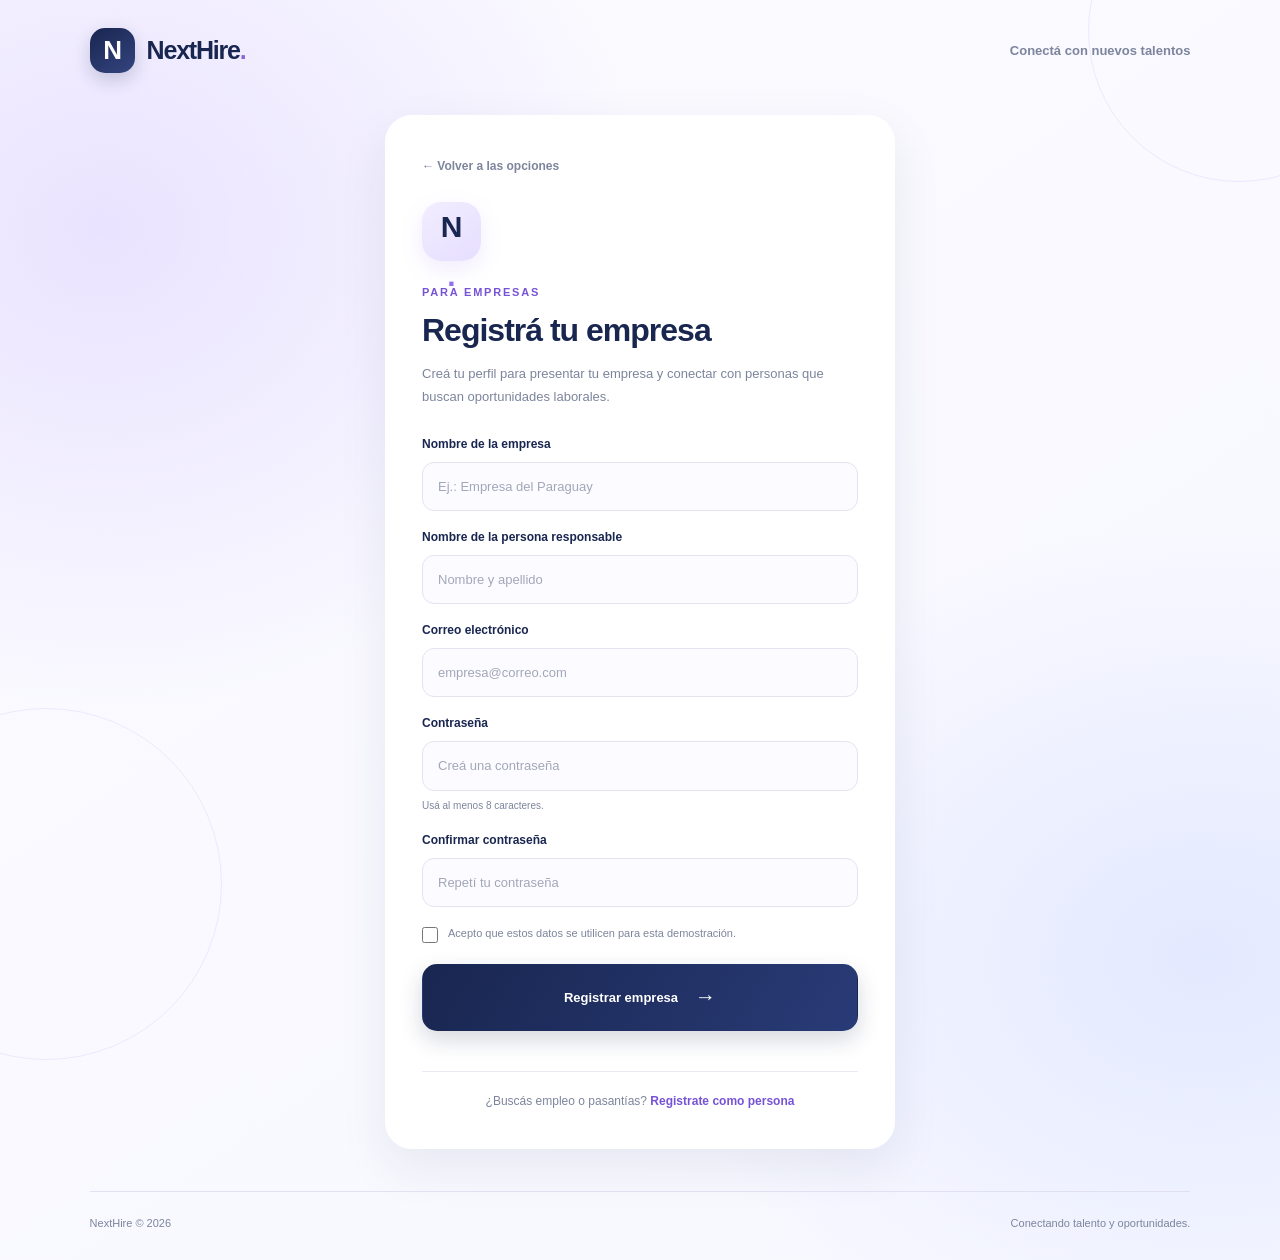
<file: empresa.html>
<!DOCTYPE html>
<html lang="es">
<head>
    <meta charset="UTF-8">
    <meta name="viewport" content="width=device-width, initial-scale=1.0">
    <title>Registro de empresas | NextHire</title>
    <link rel="stylesheet" href="styles.css">
</head>

<body class="welcome-body">

    <header class="welcome-header">
        <a href="index.html" class="brand">
            <span class="brand-icon">N</span>
            <span>NextHire<span class="purple-dot">.</span></span>
        </a>
        <span class="header-message">Conectá con nuevos talentos</span>
    </header>

    <main class="form-page">
        <section class="form-card">

            <a href="registro.html" class="back-link">← Volver a las opciones</a>

            <div class="form-logo">N<span>.</span></div>

            <p class="welcome-label">PARA EMPRESAS</p>

            <h1>Registrá tu empresa</h1>
            <p class="form-description">
                Creá tu perfil para presentar tu empresa y conectar con personas que buscan oportunidades laborales.
            </p>

            <form id="companyForm">

                <div class="form-group">
                    <label for="companyName">Nombre de la empresa</label>
                    <input
                        type="text"
                        id="companyName"
                        name="companyName"
                        placeholder="Ej.: Empresa del Paraguay"
                        required
                    >
                </div>

                <div class="form-group">
                    <label for="responsibleName">Nombre de la persona responsable</label>
                    <input
                        type="text"
                        id="responsibleName"
                        name="responsibleName"
                        placeholder="Nombre y apellido"
                        autocomplete="name"
                        required
                    >
                </div>

                <div class="form-group">
                    <label for="companyEmail">Correo electrónico</label>
                    <input
                        type="email"
                        id="companyEmail"
                        name="email"
                        placeholder="empresa@correo.com"
                        autocomplete="email"
                        required
                    >
                </div>

                <div class="form-group">
                    <label for="companyPassword">Contraseña</label>
                    <input
                        type="password"
                        id="companyPassword"
                        name="password"
                        placeholder="Creá una contraseña"
                        autocomplete="new-password"
                        minlength="8"
                        required
                    >
                    <small>Usá al menos 8 caracteres.</small>
                </div>

                <div class="form-group">
                    <label for="companyConfirmPassword">Confirmar contraseña</label>
                    <input
                        type="password"
                        id="companyConfirmPassword"
                        name="confirmPassword"
                        placeholder="Repetí tu contraseña"
                        autocomplete="new-password"
                        minlength="8"
                        required
                    >
                </div>

                <label class="terms-check">
                    <input type="checkbox" id="companyAcceptTerms" required>
                    <span>Acepto que estos datos se utilicen para esta demostración.</span>
                </label>

                <button type="submit" class="primary-button form-submit">
                    Registrar empresa <span>→</span>
                </button>

                <p id="companyMessage" class="form-message" role="status"></p>

            </form>

            <p class="form-bottom">
                ¿Buscás empleo o pasantías?
                <a href="persona.html">Registrate como persona</a>
            </p>

        </section>
    </main>

    <footer class="welcome-footer">
        <span>NextHire © 2026</span>
        <span>Conectando talento y oportunidades.</span>
    </footer>

    <script src="script.js"></script>
</body>
</html>
</file>
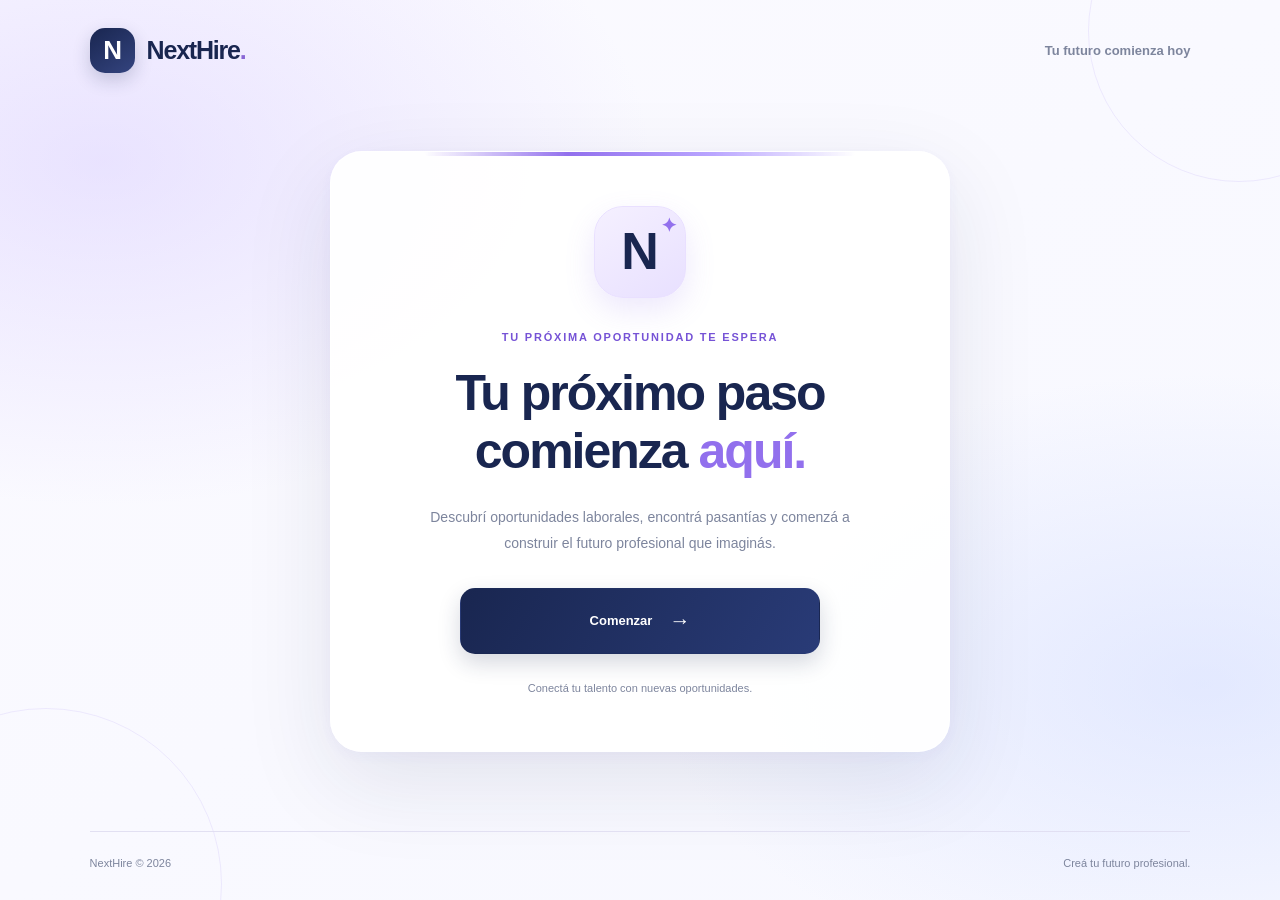
<file: inicio.html>
<!DOCTYPE html>
<html lang="es">
<head>
    <meta charset="UTF-8">
    <meta name="viewport" content="width=device-width, initial-scale=1.0">

    <title>NextHire | Tu próximo paso comienza aquí</title>

    <link rel="stylesheet" href="styles.css">
</head>

<body class="welcome-body">

    <header class="welcome-header">
        <a href="index.html" class="brand">
            <span class="brand-icon">N</span>
            <span>NextHire<span class="purple-dot">.</span></span>
        </a>

        <span class="header-message">
            Tu futuro comienza hoy
        </span>
    </header>

    <main class="welcome-main">

        <section class="welcome-card">

            <div class="welcome-logo">
                <span>N</span>
                <span class="logo-star">✦</span>
            </div>

            <p class="welcome-label">
                TU PRÓXIMA OPORTUNIDAD TE ESPERA
            </p>

            <h1>
                Tu próximo paso<br>
                comienza <span>aquí.</span>
            </h1>

            <p class="welcome-description">
                Descubrí oportunidades laborales, encontrá pasantías
                y comenzá a construir el futuro profesional que imaginás.
            </p>

            <a href="inicio.html" class="primary-button">
                Comenzar
                <span>→</span>
            </a>

            <p class="welcome-note">
                Conectá tu talento con nuevas oportunidades.
            </p>

        </section>

    </main>

    <footer class="welcome-footer">
        <span>NextHire © 2026</span>
        <span>Creá tu futuro profesional.</span>
    </footer>

</body>
</html>
</file>
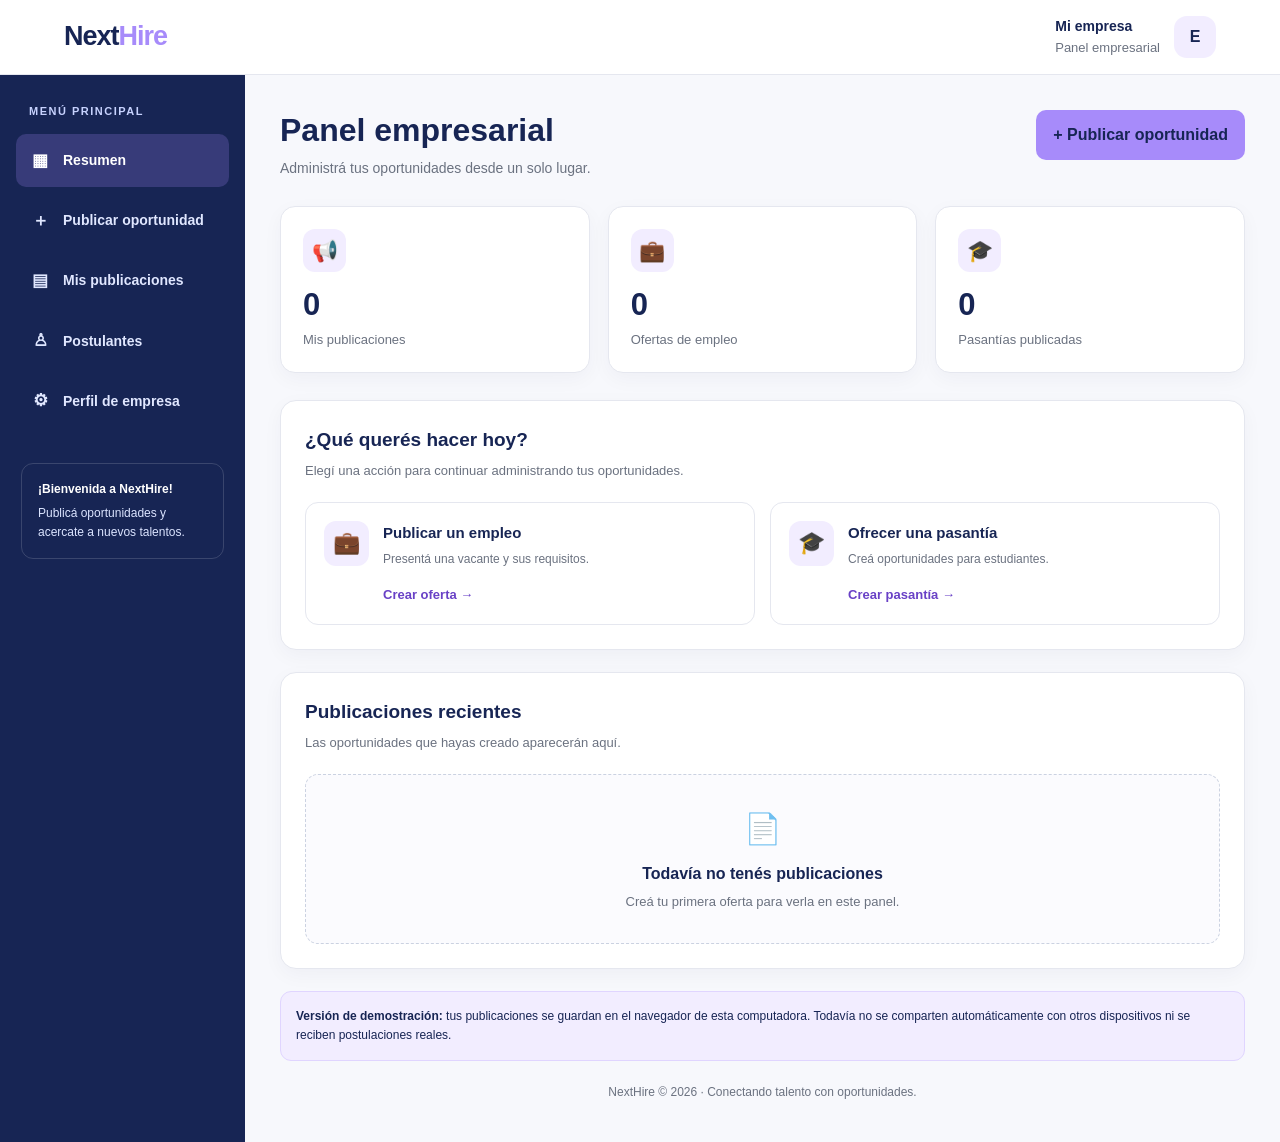
<file: panel-empresa.html>
<!DOCTYPE html>
<html lang="es">
<head>
    <meta charset="UTF-8">
    <meta name="viewport" content="width=device-width, initial-scale=1.0">
    <title>NextHire | Panel de empresas</title>

    <style>
        :root {
            --navy: #172554;
            --navy-light: #263b70;
            --lilac: #a78bfa;
            --lilac-light: #f2edff;
            --white: #ffffff;
            --background: #f7f8fc;
            --text: #273047;
            --muted: #6b7280;
            --border: #e5e7ef;
            --green: #15803d;
            --red: #b91c1c;
        }

        * {
            box-sizing: border-box;
            margin: 0;
            padding: 0;
        }

        body {
            font-family: Arial, Helvetica, sans-serif;
            background: var(--background);
            color: var(--text);
            line-height: 1.6;
        }

        button, input, select, textarea {
            font: inherit;
        }

        button {
            cursor: pointer;
        }

        .topbar {
            min-height: 75px;
            padding: 15px 5%;
            background: var(--white);
            border-bottom: 1px solid var(--border);
            display: flex;
            align-items: center;
            justify-content: space-between;
            gap: 20px;
        }

        .brand {
            color: var(--navy);
            font-size: 27px;
            font-weight: 800;
            letter-spacing: -1px;
            text-decoration: none;
        }

        .brand span {
            color: var(--lilac);
        }

        .topbar-right {
            display: flex;
            align-items: center;
            gap: 14px;
        }

        .company-avatar {
            width: 42px;
            height: 42px;
            border-radius: 13px;
            background: var(--lilac-light);
            color: var(--navy);
            display: grid;
            place-items: center;
            font-weight: 800;
        }

        .company-label {
            font-size: 13px;
            color: var(--muted);
        }

        .company-label strong {
            display: block;
            color: var(--navy);
            font-size: 14px;
        }

        .layout {
            display: grid;
            grid-template-columns: 245px minmax(0, 1fr);
            min-height: calc(100vh - 75px);
        }

        .sidebar {
            background: var(--navy);
            padding: 28px 16px;
            color: var(--white);
        }

        .sidebar-title {
            color: #c7d2fe;
            font-size: 11px;
            font-weight: 800;
            letter-spacing: 1.5px;
            padding: 0 13px;
            margin-bottom: 13px;
        }

        .nav-button {
            width: 100%;
            display: flex;
            align-items: center;
            gap: 12px;
            padding: 13px;
            margin-bottom: 7px;
            border: 0;
            border-radius: 10px;
            background: transparent;
            color: #e0e7ff;
            text-align: left;
            font-size: 14px;
            font-weight: 600;
        }

        .nav-button:hover,
        .nav-button.active {
            background: rgba(167, 139, 250, 0.22);
            color: var(--white);
        }

        .nav-icon {
            width: 22px;
            text-align: center;
            font-size: 17px;
        }

        .sidebar-note {
            margin: 35px 5px 0;
            padding: 16px;
            border: 1px solid rgba(255, 255, 255, 0.15);
            border-radius: 12px;
            color: #dbe4ff;
            font-size: 12px;
        }

        .sidebar-note strong {
            display: block;
            color: var(--white);
            margin-bottom: 5px;
        }

        .main {
            padding: 35px;
            min-width: 0;
        }

        .page {
            display: none;
        }

        .page.active {
            display: block;
        }

        .page-heading {
            display: flex;
            align-items: flex-start;
            justify-content: space-between;
            gap: 20px;
            margin-bottom: 27px;
        }

        .page-heading h1 {
            color: var(--navy);
            font-size: clamp(25px, 3vw, 32px);
            line-height: 1.25;
            margin-bottom: 7px;
        }

        .page-heading p {
            color: var(--muted);
            font-size: 14px;
        }

        .primary-button {
            background: var(--navy);
            color: var(--white);
            border: none;
            border-radius: 10px;
            padding: 12px 17px;
            font-weight: 700;
            transition: 0.2s;
        }

        .primary-button:hover {
            background: var(--navy-light);
            transform: translateY(-1px);
        }

        .lilac-button {
            background: var(--lilac);
            color: var(--navy);
            border: none;
            border-radius: 10px;
            padding: 12px 17px;
            font-weight: 800;
        }

        .lilac-button:hover {
            background: #bba7ff;
        }

        .stats-grid {
            display: grid;
            grid-template-columns: repeat(3, minmax(0, 1fr));
            gap: 18px;
            margin-bottom: 27px;
        }

        .stat-card {
            background: var(--white);
            border: 1px solid var(--border);
            border-radius: 15px;
            padding: 22px;
            box-shadow: 0 6px 20px rgba(23, 37, 84, 0.04);
        }

        .stat-top {
            display: flex;
            align-items: center;
            justify-content: space-between;
            gap: 10px;
            margin-bottom: 14px;
        }

        .stat-icon {
            width: 43px;
            height: 43px;
            border-radius: 12px;
            background: var(--lilac-light);
            display: grid;
            place-items: center;
            font-size: 21px;
        }

        .stat-card h2 {
            color: var(--navy);
            font-size: 31px;
            line-height: 1.2;
        }

        .stat-card p {
            color: var(--muted);
            font-size: 13px;
            margin-top: 6px;
        }

        .content-card {
            background: var(--white);
            border: 1px solid var(--border);
            border-radius: 16px;
            padding: 24px;
            margin-bottom: 22px;
            box-shadow: 0 6px 20px rgba(23, 37, 84, 0.04);
        }

        .content-card h2 {
            color: var(--navy);
            font-size: 19px;
            margin-bottom: 5px;
        }

        .content-card > p {
            color: var(--muted);
            font-size: 13px;
            margin-bottom: 20px;
        }

        .quick-actions {
            display: grid;
            grid-template-columns: repeat(2, minmax(0, 1fr));
            gap: 15px;
        }

        .quick-action {
            display: flex;
            align-items: flex-start;
            gap: 14px;
            border: 1px solid var(--border);
            border-radius: 13px;
            padding: 18px;
        }

        .quick-action-icon {
            width: 45px;
            height: 45px;
            flex-shrink: 0;
            border-radius: 12px;
            background: var(--lilac-light);
            display: grid;
            place-items: center;
            font-size: 22px;
        }

        .quick-action h3 {
            color: var(--navy);
            font-size: 15px;
            margin-bottom: 5px;
        }

        .quick-action p {
            color: var(--muted);
            font-size: 12px;
            margin-bottom: 12px;
        }

        .text-button {
            background: transparent;
            border: none;
            color: #6941c6;
            font-size: 13px;
            font-weight: 800;
            text-align: left;
        }

        .form-grid {
            display: grid;
            grid-template-columns: repeat(2, minmax(0, 1fr));
            gap: 18px;
        }

        .form-group {
            display: flex;
            flex-direction: column;
            gap: 7px;
        }

        .form-group.full {
            grid-column: 1 / -1;
        }

        .form-group label {
            font-size: 13px;
            color: var(--navy);
            font-weight: 700;
        }

        .form-group input,
        .form-group select,
        .form-group textarea {
            width: 100%;
            padding: 12px 13px;
            border: 1px solid #d9deea;
            border-radius: 9px;
            background: var(--white);
            color: var(--text);
            outline: none;
        }

        .form-group input:focus,
        .form-group select:focus,
        .form-group textarea:focus {
            border-color: var(--lilac);
            box-shadow: 0 0 0 3px rgba(167, 139, 250, 0.15);
        }

        .form-group textarea {
            min-height: 120px;
            resize: vertical;
        }

        .form-actions {
            display: flex;
            gap: 12px;
            flex-wrap: wrap;
            margin-top: 22px;
        }

        .secondary-button {
            background: var(--white);
            color: var(--navy);
            border: 1px solid #d9deea;
            border-radius: 10px;
            padding: 12px 17px;
            font-weight: 700;
        }

        .secondary-button:hover {
            background: var(--lilac-light);
        }

        .message {
            display: none;
            margin-top: 17px;
            padding: 13px 15px;
            border-radius: 9px;
            font-size: 13px;
        }

        .message.success {
            display: block;
            background: #ecfdf3;
            border: 1px solid #bbf7d0;
            color: var(--green);
        }

        .publication-list {
            display: grid;
            gap: 14px;
        }

        .publication {
            border: 1px solid var(--border);
            border-radius: 13px;
            padding: 19px;
            display: flex;
            align-items: flex-start;
            justify-content: space-between;
            gap: 18px;
        }

        .publication h3 {
            color: var(--navy);
            font-size: 16px;
            margin-bottom: 4px;
        }

        .publication p {
            color: var(--muted);
            font-size: 13px;
            margin-bottom: 8px;
        }

        .publication-tag {
            display: inline-block;
            background: var(--lilac-light);
            color: #6941c6;
            border-radius: 6px;
            padding: 4px 8px;
            font-size: 11px;
            font-weight: 800;
        }

        .delete-button {
            border: 1px solid #fecaca;
            color: var(--red);
            background: var(--white);
            padding: 8px 11px;
            border-radius: 8px;
            font-size: 12px;
            font-weight: 700;
            flex-shrink: 0;
        }

        .delete-button:hover {
            background: #fef2f2;
        }

        .empty-state {
            border: 1px dashed #cbd2e1;
            background: #fbfbfe;
            border-radius: 13px;
            padding: 30px 20px;
            text-align: center;
        }

        .empty-state .empty-icon {
            font-size: 30px;
            margin-bottom: 8px;
        }

        .empty-state h3 {
            color: var(--navy);
            font-size: 16px;
            margin-bottom: 6px;
        }

        .empty-state p {
            color: var(--muted);
            font-size: 13px;
        }

        .notice {
            padding: 15px;
            border: 1px solid #e0d5ff;
            background: var(--lilac-light);
            border-radius: 11px;
            color: var(--navy);
            font-size: 12px;
            margin-top: 20px;
        }

        .footer {
            text-align: center;
            color: var(--muted);
            font-size: 12px;
            padding: 22px 10px 5px;
        }

        [hidden] {
            display: none !important;
        }

        @media (max-width: 1000px) {
            .layout {
                grid-template-columns: 205px minmax(0, 1fr);
            }

            .main {
                padding: 25px;
            }

            .stats-grid {
                grid-template-columns: repeat(2, minmax(0, 1fr));
            }
        }

        @media (max-width: 720px) {
            .layout {
                grid-template-columns: 1fr;
            }

            .sidebar {
                padding: 13px;
                overflow-x: auto;
            }

            .sidebar-title,
            .sidebar-note {
                display: none;
            }

            .sidebar nav {
                display: flex;
                gap: 7px;
                min-width: max-content;
            }

            .nav-button {
                width: auto;
                margin: 0;
                padding: 11px 13px;
            }

            .main {
                padding: 22px 16px;
            }

            .stats-grid {
                grid-template-columns: 1fr;
            }

            .quick-actions,
            .form-grid {
                grid-template-columns: 1fr;
            }

            .form-group.full {
                grid-column: auto;
            }

            .page-heading {
                flex-direction: column;
            }

            .publication {
                flex-direction: column;
            }
        }

        @media (max-width: 420px) {
            .company-label {
                display: none;
            }

            .brand {
                font-size: 23px;
            }

            .content-card {
                padding: 18px;
            }
        }
    </style>
</head>

<body>

    <header class="topbar">
        <a href="index.html" class="brand">Next<span>Hire</span></a>

        <div class="topbar-right">
            <div class="company-label">
                <strong id="headerCompanyName">Mi empresa</strong>
                Panel empresarial
            </div>
            <div class="company-avatar" id="companyAvatar">E</div>
        </div>
    </header>

    <div class="layout">

        <aside class="sidebar">
            <p class="sidebar-title">MENÚ PRINCIPAL</p>

            <nav>
                <button class="nav-button active" data-page="dashboard" type="button">
                    <span class="nav-icon">▦</span> Resumen
                </button>

                <button class="nav-button" data-page="crear" type="button">
                    <span class="nav-icon">＋</span> Publicar oportunidad
                </button>

                <button class="nav-button" data-page="publicaciones" type="button">
                    <span class="nav-icon">▤</span> Mis publicaciones
                </button>

                <button class="nav-button" data-page="postulantes" type="button">
                    <span class="nav-icon">♙</span> Postulantes
                </button>

                <button class="nav-button" data-page="perfil" type="button">
                    <span class="nav-icon">⚙</span> Perfil de empresa
                </button>
            </nav>

            <div class="sidebar-note">
                <strong>¡Bienvenida a NextHire!</strong>
                Publicá oportunidades y acercate a nuevos talentos.
            </div>
        </aside>

        <main class="main">

            <!-- RESUMEN -->
            <section class="page active" id="page-dashboard">
                <div class="page-heading">
                    <div>
                        <h1>Panel empresarial</h1>
                        <p>Administrá tus oportunidades desde un solo lugar.</p>
                    </div>

                    <button class="lilac-button" type="button" data-go="crear">
                        + Publicar oportunidad
                    </button>
                </div>

                <div class="stats-grid">
                    <article class="stat-card">
                        <div class="stat-top">
                            <div class="stat-icon">📢</div>
                        </div>
                        <h2 id="totalPublications">0</h2>
                        <p>Mis publicaciones</p>
                    </article>

                    <article class="stat-card">
                        <div class="stat-top">
                            <div class="stat-icon">💼</div>
                        </div>
                        <h2 id="totalJobs">0</h2>
                        <p>Ofertas de empleo</p>
                    </article>

                    <article class="stat-card">
                        <div class="stat-top">
                            <div class="stat-icon">🎓</div>
                        </div>
                        <h2 id="totalInternships">0</h2>
                        <p>Pasantías publicadas</p>
                    </article>
                </div>

                <div class="content-card">
                    <h2>¿Qué querés hacer hoy?</h2>
                    <p>Elegí una acción para continuar administrando tus oportunidades.</p>

                    <div class="quick-actions">
                        <div class="quick-action">
                            <div class="quick-action-icon">💼</div>
                            <div>
                                <h3>Publicar un empleo</h3>
                                <p>Presentá una vacante y sus requisitos.</p>
                                <button class="text-button" type="button" data-go="crear" data-kind="empleo">
                                    Crear oferta →
                                </button>
                            </div>
                        </div>

                        <div class="quick-action">
                            <div class="quick-action-icon">🎓</div>
                            <div>
                                <h3>Ofrecer una pasantía</h3>
                                <p>Creá oportunidades para estudiantes.</p>
                                <button class="text-button" type="button" data-go="crear" data-kind="pasantia">
                                    Crear pasantía →
                                </button>
                            </div>
                        </div>
                    </div>
                </div>

                <div class="content-card">
                    <h2>Publicaciones recientes</h2>
                    <p>Las oportunidades que hayas creado aparecerán aquí.</p>
                    <div id="recentPublications" class="publication-list"></div>
                </div>

                <div class="notice">
                    <strong>Versión de demostración:</strong>
                    tus publicaciones se guardan en el navegador de esta computadora.
                    Todavía no se comparten automáticamente con otros dispositivos ni
                    se reciben postulaciones reales.
                </div>
            </section>

            <!-- CREAR PUBLICACIÓN -->
            <section class="page" id="page-crear">
                <div class="page-heading">
                    <div>
                        <h1>Publicar una oportunidad</h1>
                        <p>Completá los datos para crear una oferta de empleo o pasantía.</p>
                    </div>
                </div>

                <div class="content-card">
                    <h2>Información de la oportunidad</h2>
                    <p>Los campos marcados son obligatorios.</p>

                    <form id="publicationForm">
                        <div class="form-grid">

                            <div class="form-group">
                                <label for="opportunityType">Tipo de oportunidad *</label>
                                <select id="opportunityType" required>
                                    <option value="">Seleccionar tipo</option>
                                    <option value="empleo">Empleo</option>
                                    <option value="pasantia">Pasantía</option>
                                </select>
                            </div>

                            <div class="form-group">
                                <label for="opportunityTitle">Título del puesto *</label>
                                <input
                                    type="text"
                                    id="opportunityTitle"
                                    placeholder="Ej.: Asistente administrativo"
                                    maxlength="100"
                                    required
                                >
                            </div>

                            <div class="form-group">
                                <label for="opportunityCompany">Nombre de la empresa *</label>
                                <input
                                    type="text"
                                    id="opportunityCompany"
                                    placeholder="Nombre de tu empresa"
                                    maxlength="100"
                                    required
                                >
                            </div>

                            <div class="form-group">
                                <label for="opportunityArea">Área de trabajo *</label>
                                <select id="opportunityArea" required>
                                    <option value="">Seleccionar área</option>
                                    <option>Informática y tecnología</option>
                                    <option>Administración</option>
                                    <option>Atención al cliente</option>
                                    <option>Diseño y comunicación</option>
                                    <option>Contabilidad</option>
                                    <option>Ventas y marketing</option>
                                    <option>Recursos humanos</option>
                                    <option>Otra área</option>
                                </select>
                            </div>

                            <div class="form-group">
                                <label for="opportunityLocation">Ciudad o ubicación *</label>
                                <input
                                    type="text"
                                    id="opportunityLocation"
                                    placeholder="Ej.: Luque, Paraguay"
                                    maxlength="100"
                                    required
                                >
                            </div>

                            <div class="form-group">
                                <label for="opportunityModality">Modalidad *</label>
                                <select id="opportunityModality" required>
                                    <option value="">Seleccionar modalidad</option>
                                    <option value="Presencial">Presencial</option>
                                    <option value="Remoto">Remoto</option>
                                    <option value="Híbrido">Híbrido</option>
                                </select>
                            </div>

                            <div class="form-group" id="employmentTypeGroup">
                                <label for="employmentType">Tipo de empleo</label>
                                <select id="employmentType">
                                    <option value="Tiempo completo">Tiempo completo</option>
                                    <option value="Medio tiempo">Medio tiempo</option>
                                    <option value="Temporal">Temporal</option>
                                </select>
                            </div>

                            <div class="form-group">
                                <label for="opportunityEmail">Correo de contacto *</label>
                                <input
                                    type="email"
                                    id="opportunityEmail"
                                    placeholder="contacto@empresa.com"
                                    required
                                >
                            </div>

                            <div class="form-group full">
                                <label for="opportunityDescription">Descripción de la oportunidad *</label>
                                <textarea
                                    id="opportunityDescription"
                                    placeholder="Contá qué tareas realizará la persona seleccionada..."
                                    maxlength="2500"
                                    required
                                ></textarea>
                            </div>

                            <div class="form-group full">
                                <label for="opportunityRequirements">Requisitos *</label>
                                <textarea
                                    id="opportunityRequirements"
                                    placeholder="Indicá los conocimientos, habilidades o estudios requeridos..."
                                    maxlength="2000"
                                    required
                                ></textarea>
                            </div>

                            <div class="form-group full">
                                <label for="opportunityDeadline">Fecha límite para postularse (opcional)</label>
                                <input type="date" id="opportunityDeadline">
                            </div>

                        </div>

                        <div class="form-actions">
                            <button class="primary-button" type="submit">
                                Publicar oportunidad →
                            </button>

                            <button class="secondary-button" id="cancelPublication" type="button">
                                Cancelar
                            </button>
                        </div>

                        <div class="message" id="publicationMessage" role="status"></div>
                    </form>
                </div>
            </section>

            <!-- MIS PUBLICACIONES -->
            <section class="page" id="page-publicaciones">
                <div class="page-heading">
                    <div>
                        <h1>Mis publicaciones</h1>
                        <p>Consultá y administrá las oportunidades que creaste.</p>
                    </div>

                    <button class="lilac-button" type="button" data-go="crear">
                        + Nueva publicación
                    </button>
                </div>

                <div class="content-card">
                    <div id="allPublications" class="publication-list"></div>
                </div>
            </section>

            <!-- POSTULANTES -->
            <section class="page" id="page-postulantes">
                <div class="page-heading">
                    <div>
                        <h1>Postulantes</h1>
                        <p>Esta sección estará destinada a gestionar las postulaciones.</p>
                    </div>
                </div>

                <div class="content-card">
                    <div class="empty-state">
                        <div class="empty-icon">👥</div>
                        <h3>Gestión de postulantes</h3>
                        <p>
                            Todavía no se reciben postulaciones reales. Esta función
                            se habilitará cuando conectemos las cuentas, las publicaciones
                            y los formularios de postulación con una base de datos compartida.
                        </p>
                    </div>
                </div>
            </section>

            <!-- PERFIL -->
            <section class="page" id="page-perfil">
                <div class="page-heading">
                    <div>
                        <h1>Perfil de empresa</h1>
                        <p>Configurá la información básica de tu organización.</p>
                    </div>
                </div>

                <div class="content-card">
                    <h2>Datos de la empresa</h2>
                    <p>Estos datos se utilizarán para identificar tus publicaciones en esta demostración.</p>

                    <form id="companyProfileForm">
                        <div class="form-grid">
                            <div class="form-group">
                                <label for="profileCompanyName">Nombre de la empresa *</label>
                                <input type="text" id="profileCompanyName" maxlength="100" required>
                            </div>

                            <div class="form-group">
                                <label for="profileContactName">Persona de contacto</label>
                                <input type="text" id="profileContactName" maxlength="100">
                            </div>

                            <div class="form-group full">
                                <label for="profileEmail">Correo electrónico *</label>
                                <input type="email" id="profileEmail" required>
                            </div>

                            <div class="form-group full">
                                <label for="profileDescription">Descripción de la empresa</label>
                                <textarea
                                    id="profileDescription"
                                    maxlength="1500"
                                    placeholder="Contá brevemente a qué se dedica tu empresa..."
                                ></textarea>
                            </div>
                        </div>

                        <div class="form-actions">
                            <button class="primary-button" type="submit">Guardar perfil</button>
                        </div>

                        <div class="message" id="profileMessage" role="status"></div>
                    </form>
                </div>
            </section>

            <footer class="footer">
                NextHire © 2026 · Conectando talento con oportunidades.
            </footer>

        </main>
    </div>

    <script>
        const STORAGE_KEY = "nexthire_company_publications_v1";
        const PROFILE_KEY = "nexthire_company_profile_v1";

        const navigationButtons = document.querySelectorAll("[data-page]");
        const pages = document.querySelectorAll(".page");
        const publicationForm = document.getElementById("publicationForm");
        const publicationMessage = document.getElementById("publicationMessage");
        const opportunityType = document.getElementById("opportunityType");
        const employmentTypeGroup = document.getElementById("employmentTypeGroup");

        function getPublications() {
            try {
                return JSON.parse(localStorage.getItem(STORAGE_KEY) || "[]");
            } catch (error) {
                return [];
            }
        }

        function savePublications(publications) {
            localStorage.setItem(STORAGE_KEY, JSON.stringify(publications));
        }

        function getProfile() {
            try {
                return JSON.parse(localStorage.getItem(PROFILE_KEY) || "{}");
            } catch (error) {
                return {};
            }
        }

        function saveProfile(profile) {
            localStorage.setItem(PROFILE_KEY, JSON.stringify(profile));
        }

        function showPage(pageName) {
            pages.forEach((page) => {
                page.classList.toggle("active", page.id === `page-${pageName}`);
            });

            navigationButtons.forEach((button) => {
                button.classList.toggle("active", button.dataset.page === pageName);
            });

            if (pageName === "publicaciones") {
                renderAllPublications();
            }

            if (pageName === "dashboard") {
                renderDashboard();
            }

            window.scrollTo({ top: 0, behavior: "smooth" });
        }

        navigationButtons.forEach((button) => {
            button.addEventListener("click", () => {
                showPage(button.dataset.page);
            });
        });

        document.querySelectorAll("[data-go]").forEach((button) => {
            button.addEventListener("click", () => {
                showPage(button.dataset.go);

                if (button.dataset.kind) {
                    opportunityType.value = button.dataset.kind;
                    updateTypeFields();
                }
            });
        });

        function updateTypeFields() {
            const isInternship = opportunityType.value === "pasantia";
            employmentTypeGroup.hidden = isInternship;
        }

        opportunityType.addEventListener("change", updateTypeFields);

        function showMessage(element, message) {
            element.textContent = message;
            element.className = "message success";
        }

        function escapeHTML(value) {
            return String(value ?? "").replace(/[&<>"']/g, (character) => ({
                "&": "&amp;",
                "<": "&lt;",
                ">": "&gt;",
                '"': "&quot;",
                "'": "&#039;"
            })[character]);
        }

        function formatDate(dateString) {
            if (!dateString) {
                return "No especificada";
            }

            const date = new Date(`${dateString}T12:00:00`);

            if (Number.isNaN(date.getTime())) {
                return "No especificada";
            }

            return date.toLocaleDateString("es-PY");
        }

        publicationForm.addEventListener("submit", (event) => {
            event.preventDefault();

            const type = opportunityType.value;
            const title = document.getElementById("opportunityTitle").value.trim();
            const company = document.getElementById("opportunityCompany").value.trim();
            const area = document.getElementById("opportunityArea").value;
            const location = document.getElementById("opportunityLocation").value.trim();
            const modality = document.getElementById("opportunityModality").value;
            const employmentType = document.getElementById("employmentType").value;
            const email = document.getElementById("opportunityEmail").value.trim();
            const description = document.getElementById("opportunityDescription").value.trim();
            const requirements = document.getElementById("opportunityRequirements").value.trim();
            const deadline = document.getElementById("opportunityDeadline").value;

            if (!type || !title || !company || !area || !location ||
                !modality || !email || !description || !requirements) {
                alert("Completá todos los campos obligatorios.");
                return;
            }

            const publications = getPublications();

            const publication = {
                id: `${Date.now()}-${Math.random().toString(16).slice(2)}`,
                type,
                title,
                company,
                area,
                location,
                modality,
                employmentType: type === "empleo" ? employmentType : "Pasantía",
                email,
                description,
                requirements,
                deadline,
                createdAt: new Date().toISOString()
            };

            publications.unshift(publication);
            savePublications(publications);

            const profile = getProfile();
            profile.companyName = company;
            profile.email = email;
            saveProfile(profile);

            document.getElementById("headerCompanyName").textContent = company;
            document.getElementById("companyAvatar").textContent =
                company.charAt(0).toUpperCase();

            publicationForm.reset();
            updateTypeFields();

            showMessage(
                publicationMessage,
                "¡Publicación creada! Ya aparece en la lista de esta demostración."
            );

            renderDashboard();
        });

        document.getElementById("cancelPublication").addEventListener("click", () => {
            publicationForm.reset();
            updateTypeFields();
            publicationMessage.className = "message";
            publicationMessage.textContent = "";
            showPage("dashboard");
        });

        function createPublicationHTML(publication, includeDelete = true) {
            const typeLabel = publication.type === "pasantia" ? "Pasantía" : "Empleo";
            const dateLabel = formatDate(publication.deadline);

            return `
                <article class="publication">
                    <div>
                        <h3>${escapeHTML(publication.title)}</h3>
                        <p>
                            ${escapeHTML(publication.company)} ·
                            ${escapeHTML(publication.area)} ·
                            ${escapeHTML(publication.location)}
                        </p>
                        <p>
                            Modalidad: ${escapeHTML(publication.modality)} ·
                            Fecha límite: ${escapeHTML(dateLabel)}
                        </p>
                        <span class="publication-tag">${typeLabel}</span>
                    </div>

                    ${includeDelete ? `
                        <button
                            class="delete-button"
                            type="button"
                            data-delete="${escapeHTML(publication.id)}"
                        >
                            Eliminar
                        </button>
                    ` : ""}
                </article>
            `;
        }

        function renderDashboard() {
            const publications = getPublications();

            document.getElementById("totalPublications").textContent =
                publications.length;

            document.getElementById("totalJobs").textContent =
                publications.filter((item) => item.type === "empleo").length;

            document.getElementById("totalInternships").textContent =
                publications.filter((item) => item.type === "pasantia").length;

            const recent = document.getElementById("recentPublications");

            if (publications.length === 0) {
                recent.innerHTML = `
                    <div class="empty-state">
                        <div class="empty-icon">📄</div>
                        <h3>Todavía no tenés publicaciones</h3>
                        <p>Creá tu primera oferta para verla en este panel.</p>
                    </div>
                `;
                return;
            }

            recent.innerHTML = publications
                .slice(0, 3)
                .map((publication) => createPublicationHTML(publication, false))
                .join("");
        }

        function renderAllPublications() {
            const container = document.getElementById("allPublications");
            const publications = getPublications();

            if (publications.length === 0) {
                container.innerHTML = `
                    <div class="empty-state">
                        <div class="empty-icon">📢</div>
                        <h3>No hay publicaciones todavía</h3>
                        <p>Cuando crees una oferta, aparecerá aquí.</p>
                    </div>
                `;
                return;
            }

            container.innerHTML = publications
                .map((publication) => createPublicationHTML(publication, true))
                .join("");
        }

        document.getElementById("allPublications").addEventListener("click", (event) => {
            const deleteButton = event.target.closest("[data-delete]");

            if (!deleteButton) {
                return;
            }

            const confirmed = confirm("¿Seguro que querés eliminar esta publicación?");

            if (!confirmed) {
                return;
            }

            const updated = getPublications().filter(
                (publication) => publication.id !== deleteButton.dataset.delete
            );

            savePublications(updated);
            renderAllPublications();
            renderDashboard();
        });

        const companyProfileForm = document.getElementById("companyProfileForm");
        const profileMessage = document.getElementById("profileMessage");

        companyProfileForm.addEventListener("submit", (event) => {
            event.preventDefault();

            const profile = {
                companyName: document.getElementById("profileCompanyName").value.trim(),
                contactName: document.getElementById("profileContactName").value.trim(),
                email: document.getElementById("profileEmail").value.trim(),
                description: document.getElementById("profileDescription").value.trim()
            };

            saveProfile(profile);

            document.getElementById("headerCompanyName").textContent =
                profile.companyName || "Mi empresa";

            document.getElementById("companyAvatar").textContent =
                (profile.companyName || "E").charAt(0).toUpperCase();

            showMessage(profileMessage, "Perfil guardado en este navegador.");
        });

        function loadProfile() {
    const profile = getProfile();

    // Recuperar los datos del registro de empresa.
    let registeredCompany = {};

    try {
        registeredCompany = JSON.parse(
            localStorage.getItem("nexthire_company_profile_v1") || "{}"
        );
    } catch (error) {
        registeredCompany = {};
    }

    // Combinar los datos registrados con los del perfil.
    const companyName =
        profile.companyName ||
        registeredCompany.companyName ||
        registeredCompany.name ||
        "";

    const contactName =
        profile.contactName ||
        registeredCompany.contactName ||
        registeredCompany.responsibleName ||
        registeredCompany.responsible ||
        "";

    const email =
        profile.email ||
        registeredCompany.email ||
        registeredCompany.companyEmail ||
        "";

    const description = profile.description || "";

    // Mostrar los datos en el formulario del perfil.
    document.getElementById("profileCompanyName").value = companyName;
    document.getElementById("profileContactName").value = contactName;
    document.getElementById("profileEmail").value = email;
    document.getElementById("profileDescription").value = description;

    // Personalizar la parte superior del panel.
    document.getElementById("headerCompanyName").textContent =
        companyName || "Mi empresa";

    document.getElementById("companyAvatar").textContent =
        (companyName || "E").charAt(0).toUpperCase();

    // Completar automáticamente los datos de las publicaciones.
    document.getElementById("opportunityCompany").value = companyName;
    document.getElementById("opportunityEmail").value = email;

    // Guardar el perfil inicial para las siguientes visitas.
    if (companyName || contactName || email) {
        saveProfile({
            companyName: companyName,
            contactName: contactName,
            email: email,
            description: description
        });
    }
}
            const profile = getProfile();

            document.getElementById("profileCompanyName").value =
                profile.companyName || "";

            document.getElementById("profileContactName").value =
                profile.contactName || "";

            document.getElementById("profileEmail").value =
                profile.email || "";

            document.getElementById("profileDescription").value =
                profile.description || "";

            document.getElementById("headerCompanyName").textContent =
                profile.companyName || "Mi empresa";

            document.getElementById("companyAvatar").textContent =
                (profile.companyName || "E").charAt(0).toUpperCase();

            if (profile.companyName) {
                document.getElementById("opportunityCompany").value =
                    profile.companyName;
            }

            if (profile.email) {
                document.getElementById("opportunityEmail").value =
                    profile.email;
            }
        

        updateTypeFields();
        loadProfile();
        renderDashboard();
    </script>

</body>
</html>
</file>
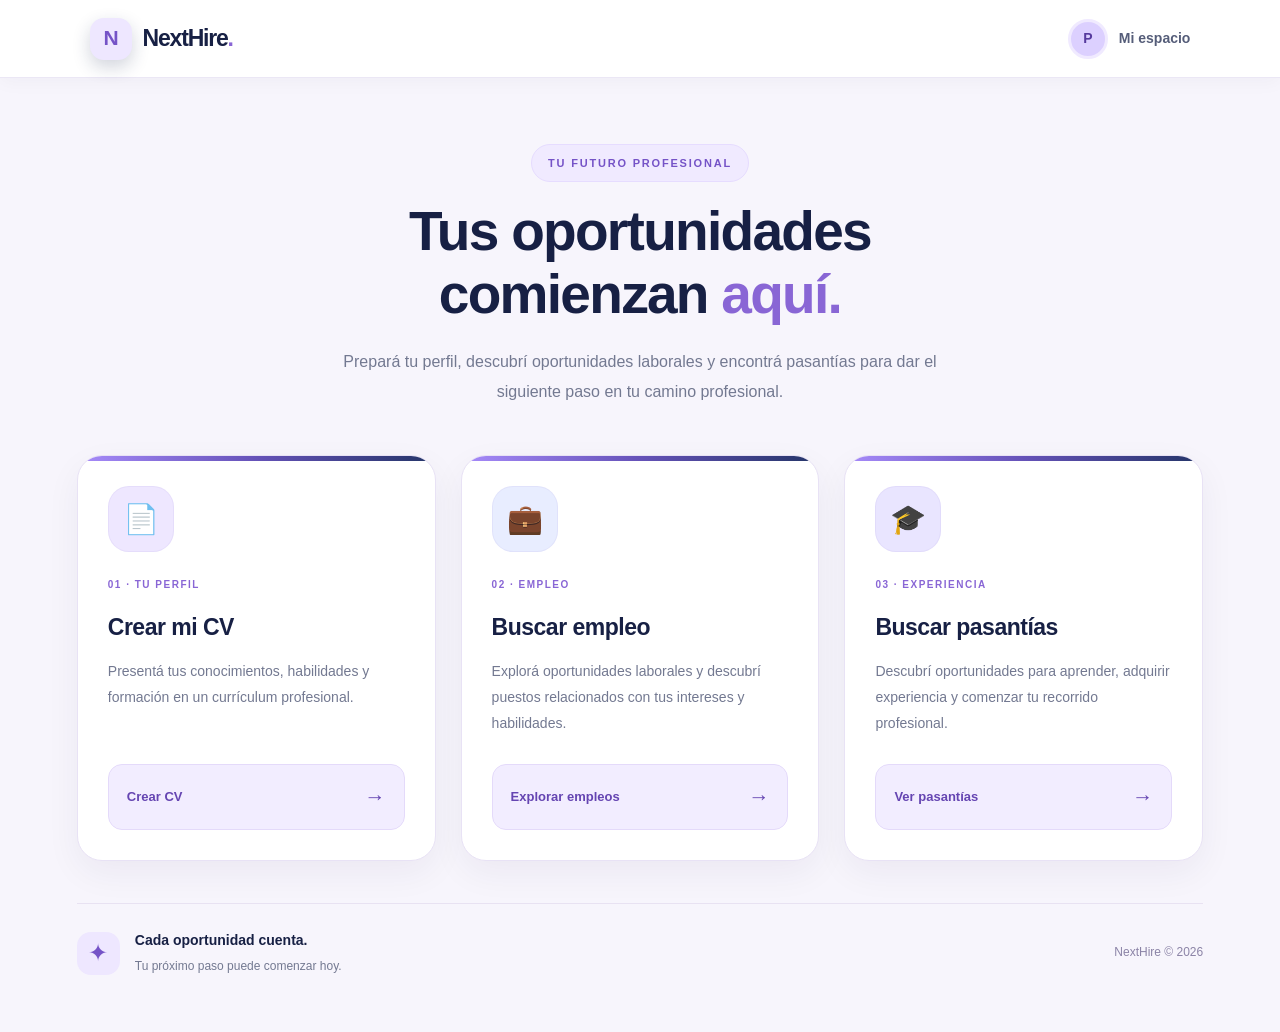
<file: panel-persona.html>
<!DOCTYPE html>
<html lang="es">
<head>
    <meta charset="UTF-8">
    <meta name="viewport" content="width=device-width, initial-scale=1.0">

    <title>Mi espacio | NextHire</title>

    <link rel="stylesheet" href="styles.css">
</head>

<body class="person-dashboard-body">

    <!-- ENCABEZADO -->
    <header class="dashboard-header">
        <a href="index.html" class="brand">
            <span class="brand-icon">N</span>
            <span>NextHire<span class="purple-dot">.</span></span>
        </a>

        <div class="dashboard-user">
            <span class="user-avatar">P</span>
            <span>Mi espacio</span>
        </div>
    </header>

    <!-- CONTENIDO PRINCIPAL -->
    <main class="person-dashboard">

        <section class="dashboard-welcome">
            <span class="dashboard-eyebrow">
                TU FUTURO PROFESIONAL
            </span>

            <h1>
                Tus oportunidades<br>
                comienzan <span>aquí.</span>
            </h1>

            <p>
                Prepará tu perfil, descubrí oportunidades laborales
                y encontrá pasantías para dar el siguiente paso
                en tu camino profesional.
            </p>
        </section>

        <!-- LAS TRES OPCIONES -->
        <section class="dashboard-options">

            <!-- OPCIÓN 1: CREAR CV -->
            <article class="dashboard-option-card">

                <div class="option-icon cv-icon">📄</div>

                <span class="option-number">01 · TU PERFIL</span>

                <h2>Crear mi CV</h2>

                <p>
                    Presentá tus conocimientos, habilidades y formación
                    en un currículum profesional.
                </p>

                <a href="crear-cv.html" class="option-button">
                    Crear CV <span>→</span>
                </a>

            </article>

            <!-- OPCIÓN 2: BUSCAR EMPLEO -->
            <article class="dashboard-option-card">

                <div class="option-icon job-icon">💼</div>

                <span class="option-number">02 · EMPLEO</span>

                <h2>Buscar empleo</h2>

                <p>
                    Explorá oportunidades laborales y descubrí puestos
                    relacionados con tus intereses y habilidades.
                </p>

                <a href="empleos.html" class="option-button">
                    Explorar empleos <span>→</span>
                </a>

            </article>

            <!-- OPCIÓN 3: BUSCAR PASANTÍAS -->
            <article class="dashboard-option-card">

                <div class="option-icon internship-icon">🎓</div>

                <span class="option-number">03 · EXPERIENCIA</span>

                <h2>Buscar pasantías</h2>

                <p>
                    Descubrí oportunidades para aprender, adquirir
                    experiencia y comenzar tu recorrido profesional.
                </p>

                <a href="pasantias.html" class="option-button">
                    Ver pasantías <span>→</span>
                </a>

            </article>

        </section>

        <!-- MENSAJE INFERIOR -->
        <section class="dashboard-bottom">

            <div>
                <span class="bottom-decoration">✦</span>

                <div>
                    <h3>Cada oportunidad cuenta.</h3>
                    <p>Tu próximo paso puede comenzar hoy.</p>
                </div>
            </div>

            <span class="bottom-brand">NextHire © 2026</span>

        </section>

    </main>

</body>
</html>
</file>
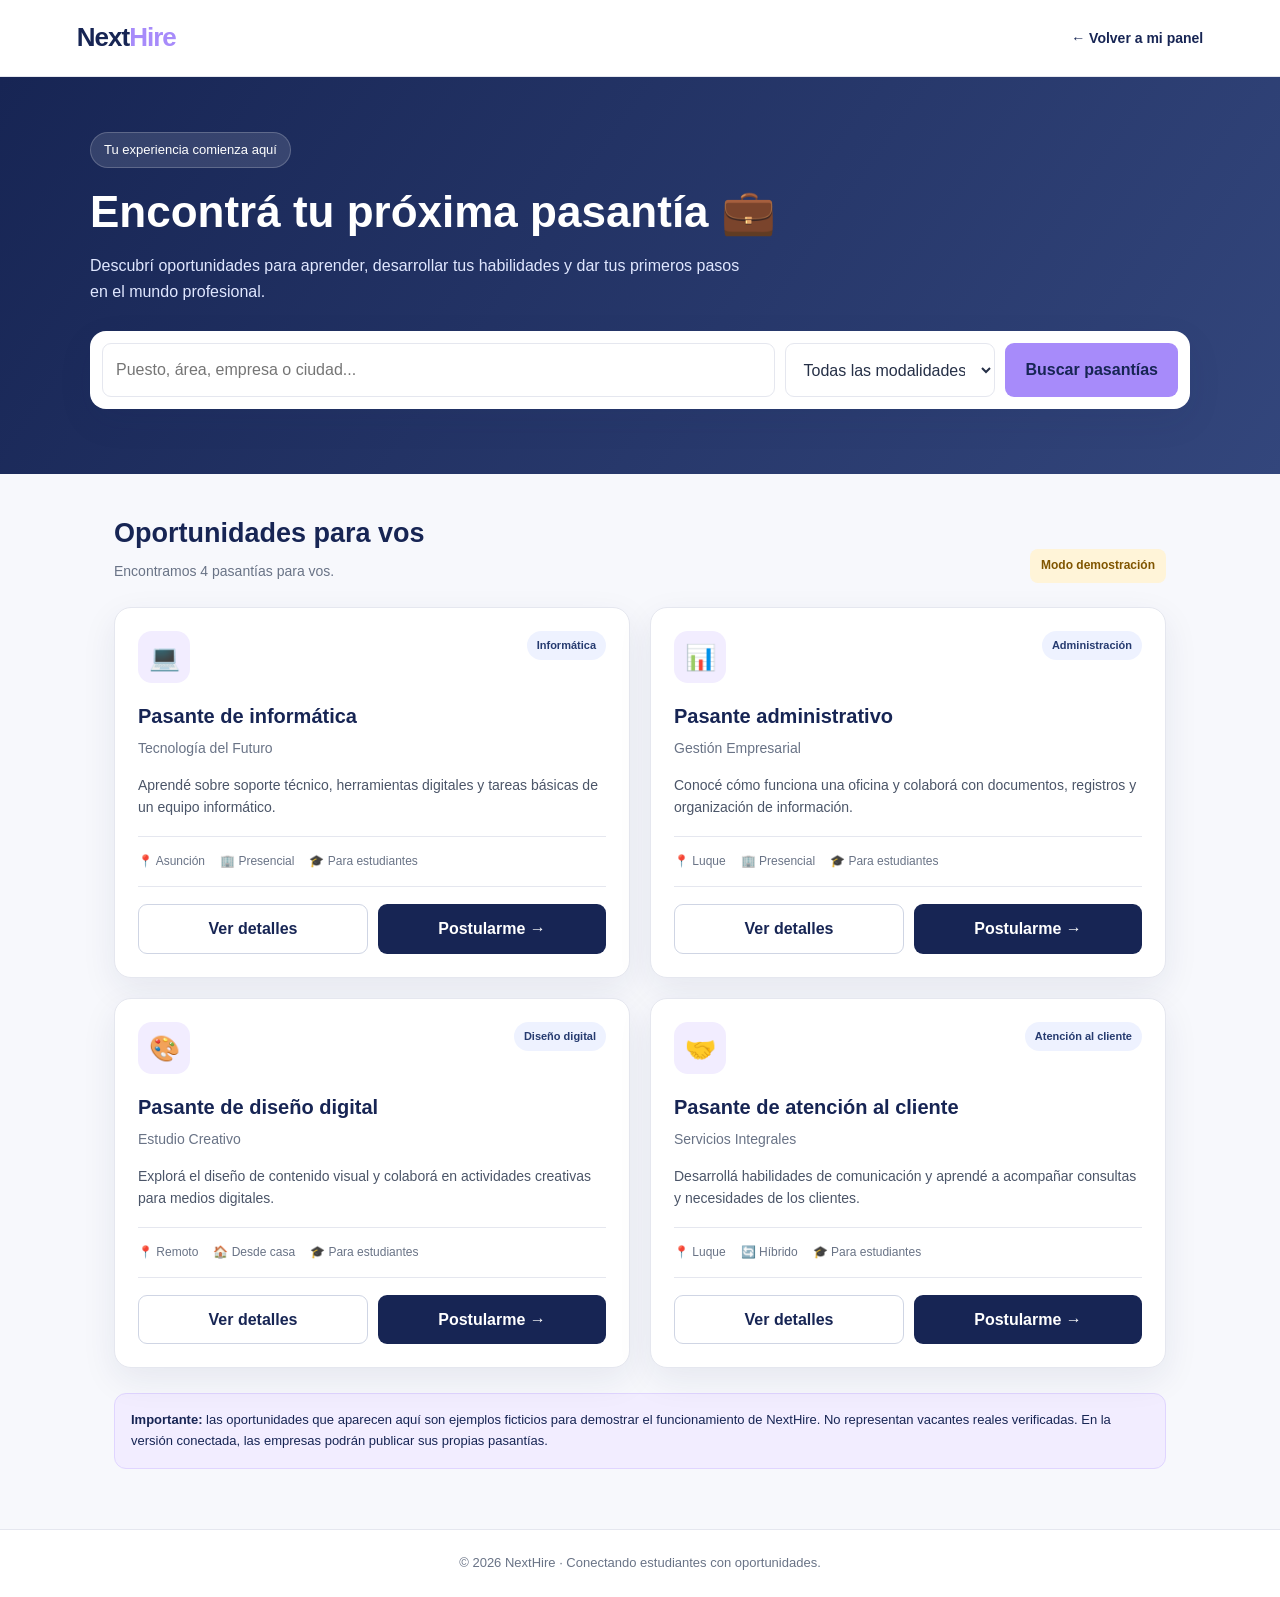
<file: pasantias.html>
<!DOCTYPE html>
<html lang="es">
<head>
    <meta charset="UTF-8">
    <meta name="viewport" content="width=device-width, initial-scale=1.0">

    <meta
        name="description"
        content="Encontrá oportunidades de pasantías y comenzá tu experiencia profesional con NextHire."
    >

    <title>NextHire | Buscar pasantías</title>

    <style>
        :root {
            --lila: #a78bfa;
            --lila-claro: #f2edff;
            --azul: #172554;
            --azul-secundario: #263b70;
            --blanco: #ffffff;
            --fondo: #f7f8fc;
            --texto: #263047;
            --gris: #697386;
            --borde: #e5e7ef;
            --verde: #15803d;
            --sombra: 0 12px 35px rgba(23, 37, 84, 0.08);
        }

        * {
            box-sizing: border-box;
            margin: 0;
            padding: 0;
        }

        body {
            font-family: Arial, Helvetica, sans-serif;
            background: var(--fondo);
            color: var(--texto);
            line-height: 1.6;
        }

        button,
        input,
        select {
            font: inherit;
        }

        button,
        a {
            -webkit-tap-highlight-color: transparent;
        }

        a {
            text-decoration: none;
        }

        .navbar {
            background: var(--blanco);
            border-bottom: 1px solid var(--borde);
            padding: 17px 6%;
            display: flex;
            align-items: center;
            justify-content: space-between;
            gap: 20px;
        }

        .brand {
            color: var(--azul);
            font-size: 26px;
            font-weight: 800;
            letter-spacing: -1px;
        }

        .brand span {
            color: var(--lila);
        }

        .back-link {
            color: var(--azul);
            font-weight: 700;
            font-size: 14px;
        }

        .back-link:hover {
            color: #7655d8;
        }

        .hero {
            background: linear-gradient(125deg, #172554, #33467c);
            color: var(--blanco);
            padding: 55px 6% 65px;
        }

        .hero-content {
            max-width: 1100px;
            margin: auto;
        }

        .eyebrow {
            display: inline-block;
            background: rgba(255, 255, 255, 0.12);
            border: 1px solid rgba(255, 255, 255, 0.2);
            padding: 7px 13px;
            border-radius: 30px;
            font-size: 13px;
            margin-bottom: 18px;
        }

        .hero h1 {
            font-size: clamp(30px, 5vw, 44px);
            line-height: 1.2;
            margin-bottom: 14px;
        }

        .hero p {
            color: #e0e7ff;
            max-width: 650px;
            margin-bottom: 27px;
        }

        .search-box {
            background: var(--blanco);
            border-radius: 16px;
            padding: 12px;
            display: grid;
            grid-template-columns: 1fr 210px auto;
            gap: 10px;
            box-shadow: var(--sombra);
        }

        .search-box input,
        .search-box select {
            width: 100%;
            min-width: 0;
            padding: 13px;
            border: 1px solid var(--borde);
            border-radius: 9px;
            color: var(--texto);
            background: var(--blanco);
            outline: none;
        }

        .search-box input:focus,
        .search-box select:focus {
            border-color: var(--lila);
        }

        .primary-button {
            background: var(--lila);
            color: var(--azul);
            border: none;
            border-radius: 9px;
            padding: 13px 20px;
            font-weight: 800;
            cursor: pointer;
            transition: 0.2s;
        }

        .primary-button:hover {
            background: #bba7ff;
            transform: translateY(-1px);
        }

        .main-content {
            max-width: 1100px;
            margin: 38px auto 60px;
            padding: 0 24px;
        }

        .section-heading {
            display: flex;
            justify-content: space-between;
            align-items: end;
            gap: 15px;
            margin-bottom: 24px;
        }

        .section-heading h2 {
            color: var(--azul);
            font-size: 27px;
            margin-bottom: 5px;
        }

        .section-heading p {
            color: var(--gris);
            font-size: 14px;
        }

        .demo-label {
            display: inline-block;
            background: #fff4d8;
            color: #805500;
            padding: 7px 11px;
            border-radius: 8px;
            font-size: 12px;
            font-weight: 700;
        }

        .internship-list {
            display: grid;
            grid-template-columns: repeat(2, minmax(0, 1fr));
            gap: 20px;
        }

        .internship-card {
            background: var(--blanco);
            border: 1px solid var(--borde);
            border-radius: 17px;
            padding: 23px;
            box-shadow: var(--sombra);
            transition: transform 0.2s, border-color 0.2s;
        }

        .internship-card:hover {
            transform: translateY(-3px);
            border-color: #c8b8ff;
        }

        .card-top {
            display: flex;
            justify-content: space-between;
            align-items: start;
            gap: 12px;
            margin-bottom: 17px;
        }

        .company-icon {
            width: 52px;
            height: 52px;
            display: flex;
            align-items: center;
            justify-content: center;
            border-radius: 14px;
            background: var(--lila-claro);
            font-size: 25px;
            flex-shrink: 0;
        }

        .badge {
            background: #eef2ff;
            color: var(--azul-secundario);
            padding: 6px 10px;
            border-radius: 30px;
            font-size: 11px;
            font-weight: 700;
        }

        .internship-card h3 {
            color: var(--azul);
            font-size: 20px;
            margin-bottom: 5px;
        }

        .company-name {
            color: var(--gris);
            font-size: 14px;
            margin-bottom: 15px;
        }

        .description {
            font-size: 14px;
            margin-bottom: 17px;
            color: #4b5568;
        }

        .details-row {
            display: flex;
            flex-wrap: wrap;
            gap: 9px 15px;
            padding: 15px 0;
            border-top: 1px solid var(--borde);
            border-bottom: 1px solid var(--borde);
            font-size: 12px;
            color: var(--gris);
        }

        .card-actions {
            display: flex;
            gap: 10px;
            margin-top: 17px;
        }

        .secondary-button {
            flex: 1;
            background: var(--blanco);
            color: var(--azul);
            border: 1px solid #cfd5e4;
            border-radius: 9px;
            padding: 11px 13px;
            font-weight: 700;
            cursor: pointer;
        }

        .secondary-button:hover {
            background: var(--lila-claro);
            border-color: var(--lila);
        }

        .apply-button {
            flex: 1;
            background: var(--azul);
            color: var(--blanco);
            border: none;
            border-radius: 9px;
            padding: 11px 13px;
            font-weight: 700;
            cursor: pointer;
        }

        .apply-button:hover {
            background: var(--azul-secundario);
        }

        .empty-state {
            display: none;
            background: var(--blanco);
            border: 1px dashed #cfd5e4;
            border-radius: 16px;
            padding: 40px 20px;
            text-align: center;
        }

        .empty-state h3 {
            color: var(--azul);
            margin-bottom: 8px;
        }

        .empty-state p {
            color: var(--gris);
            margin-bottom: 18px;
        }

        .notice {
            background: var(--lila-claro);
            border: 1px solid #e0d5ff;
            border-radius: 12px;
            padding: 16px;
            margin-top: 25px;
            color: var(--azul);
            font-size: 13px;
        }

        .footer {
            background: var(--blanco);
            border-top: 1px solid var(--borde);
            text-align: center;
            padding: 23px;
            color: var(--gris);
            font-size: 13px;
        }

        .modal {
            display: none;
            position: fixed;
            inset: 0;
            z-index: 1000;
            background: rgba(15, 23, 42, 0.65);
            padding: 20px;
            align-items: center;
            justify-content: center;
        }

        .modal.active {
            display: flex;
        }

        .modal-content {
            background: var(--blanco);
            width: 100%;
            max-width: 590px;
            max-height: 85vh;
            overflow-y: auto;
            border-radius: 18px;
            padding: 28px;
            position: relative;
        }

        .close-modal {
            position: absolute;
            top: 15px;
            right: 17px;
            width: 36px;
            height: 36px;
            border: none;
            border-radius: 50%;
            background: #f0f1f7;
            color: var(--azul);
            font-size: 23px;
            cursor: pointer;
        }

        .modal-content h2 {
            color: var(--azul);
            margin: 8px 40px 8px 0;
        }

        .modal-company {
            color: var(--gris);
            margin-bottom: 20px;
        }

        .modal-content h3 {
            color: var(--azul);
            font-size: 16px;
            margin: 19px 0 7px;
        }

        .modal-content p,
        .modal-content li {
            font-size: 14px;
            color: #4b5568;
        }

        .modal-content ul {
            padding-left: 22px;
        }

        .modal-action {
            width: 100%;
            margin-top: 22px;
        }

        [hidden] {
            display: none !important;
        }

        @media (max-width: 760px) {
            .search-box {
                grid-template-columns: 1fr;
            }

            .internship-list {
                grid-template-columns: 1fr;
            }

            .section-heading {
                align-items: start;
                flex-direction: column;
            }

            .hero {
                padding-top: 40px;
            }
        }

        @media (max-width: 430px) {
            .navbar {
                padding: 15px 5%;
            }

            .brand {
                font-size: 23px;
            }

            .back-link {
                font-size: 12px;
            }

            .main-content {
                padding: 0 16px;
            }

            .internship-card {
                padding: 18px;
            }

            .card-actions {
                flex-direction: column;
            }

            .modal-content {
                padding: 23px 19px;
            }
        }
    </style>
</head>

<body>

    <header class="navbar">
        <a class="brand" href="index.html">Next<span>Hire</span></a>
        <a class="back-link" href="panel-persona.html">← Volver a mi panel</a>
    </header>

    <section class="hero">
        <div class="hero-content">
            <span class="eyebrow">Tu experiencia comienza aquí</span>

            <h1>Encontrá tu próxima pasantía 💼</h1>

            <p>
                Descubrí oportunidades para aprender, desarrollar tus habilidades
                y dar tus primeros pasos en el mundo profesional.
            </p>

            <form class="search-box" id="searchForm">
                <input
                    type="search"
                    id="searchInput"
                    placeholder="Puesto, área, empresa o ciudad..."
                    aria-label="Buscar pasantías"
                >

                <select id="modalityFilter" aria-label="Filtrar por modalidad">
                    <option value="">Todas las modalidades</option>
                    <option value="presencial">Presencial</option>
                    <option value="remoto">Remoto</option>
                    <option value="hibrido">Híbrido</option>
                </select>

                <button class="primary-button" type="submit">Buscar pasantías</button>
            </form>
        </div>
    </section>

    <main class="main-content">
        <div class="section-heading">
            <div>
                <h2>Oportunidades para vos</h2>
                <p id="resultCount">Explorá las pasantías disponibles en esta demostración.</p>
            </div>

            <span class="demo-label">Modo demostración</span>
        </div>

        <section class="internship-list" id="internshipList">

            <article
                class="internship-card"
                data-title="Pasante de informática"
                data-company="Tecnología del Futuro"
                data-area="informática tecnología programación"
                data-location="asunción"
                data-modality="presencial"
                data-description="Colaboración con el equipo de tecnología en tareas de soporte, revisión de equipos y documentación de procesos."
                data-requirements="Estudiar informática o un área relacionada; tener interés por la tecnología; demostrar responsabilidad y ganas de aprender."
                data-schedule="Horario a convenir con la institución educativa."
            >
                <div class="card-top">
                    <div class="company-icon">💻</div>
                    <span class="badge">Informática</span>
                </div>

                <h3>Pasante de informática</h3>
                <p class="company-name">Tecnología del Futuro</p>

                <p class="description">
                    Aprendé sobre soporte técnico, herramientas digitales
                    y tareas básicas de un equipo informático.
                </p>

                <div class="details-row">
                    <span>📍 Asunción</span>
                    <span>🏢 Presencial</span>
                    <span>🎓 Para estudiantes</span>
                </div>

                <div class="card-actions">
                    <button class="secondary-button details-button" type="button">
                        Ver detalles
                    </button>
                    <button class="apply-button" type="button" onclick="applyForInternship(this)">
                        Postularme →
                    </button>
                </div>
            </article>

            <article
                class="internship-card"
                data-title="Pasante administrativo"
                data-company="Gestión Empresarial"
                data-area="administración oficina organización"
                data-location="luque"
                data-modality="presencial"
                data-description="Apoyo en organización de documentos, registro de información y tareas administrativas supervisadas."
                data-requirements="Ser estudiante; contar con organización, puntualidad y disposición para aprender herramientas de oficina."
                data-schedule="Horario a coordinar según las necesidades de la institución educativa."
            >
                <div class="card-top">
                    <div class="company-icon">📊</div>
                    <span class="badge">Administración</span>
                </div>

                <h3>Pasante administrativo</h3>
                <p class="company-name">Gestión Empresarial</p>

                <p class="description">
                    Conocé cómo funciona una oficina y colaborá con
                    documentos, registros y organización de información.
                </p>

                <div class="details-row">
                    <span>📍 Luque</span>
                    <span>🏢 Presencial</span>
                    <span>🎓 Para estudiantes</span>
                </div>

                <div class="card-actions">
                    <button class="secondary-button details-button" type="button">
                        Ver detalles
                    </button>
                    <button class="apply-button" type="button" onclick="applyForInternship(this)">
                        Postularme →
                    </button>
                </div>
            </article>

            <article
                class="internship-card"
                data-title="Pasante de diseño digital"
                data-company="Estudio Creativo"
                data-area="diseño digital creatividad redes sociales"
                data-location="remoto"
                data-modality="remoto"
                data-description="Participación en actividades de diseño digital, organización de contenido y preparación de materiales visuales."
                data-requirements="Interés por el diseño; creatividad; conocimientos básicos de herramientas digitales y disposición para recibir orientación."
                data-schedule="Modalidad y horario a definir con la organización."
            >
                <div class="card-top">
                    <div class="company-icon">🎨</div>
                    <span class="badge">Diseño digital</span>
                </div>

                <h3>Pasante de diseño digital</h3>
                <p class="company-name">Estudio Creativo</p>

                <p class="description">
                    Explorá el diseño de contenido visual y colaborá en
                    actividades creativas para medios digitales.
                </p>

                <div class="details-row">
                    <span>📍 Remoto</span>
                    <span>🏠 Desde casa</span>
                    <span>🎓 Para estudiantes</span>
                </div>

                <div class="card-actions">
                    <button class="secondary-button details-button" type="button">
                        Ver detalles
                    </button>
                    <button class="apply-button" type="button" onclick="applyForInternship(this)">
                        Postularme →
                    </button>
                </div>
            </article>

            <article
                class="internship-card"
                data-title="Pasante de atención al cliente"
                data-company="Servicios Integrales"
                data-area="atención al cliente comunicación servicios"
                data-location="luque"
                data-modality="hibrido"
                data-description="Acompañamiento en tareas de atención al cliente, organización de consultas y comunicación con el equipo."
                data-requirements="Ser estudiante; tener buena comunicación, respeto, responsabilidad e interés por aprender."
                data-schedule="Días y horarios a coordinar con la organización educativa y la empresa."
            >
                <div class="card-top">
                    <div class="company-icon">🤝</div>
                    <span class="badge">Atención al cliente</span>
                </div>

                <h3>Pasante de atención al cliente</h3>
                <p class="company-name">Servicios Integrales</p>

                <p class="description">
                    Desarrollá habilidades de comunicación y aprendé a
                    acompañar consultas y necesidades de los clientes.
                </p>

                <div class="details-row">
                    <span>📍 Luque</span>
                    <span>🔄 Híbrido</span>
                    <span>🎓 Para estudiantes</span>
                </div>

                <div class="card-actions">
                    <button class="secondary-button details-button" type="button">
                        Ver detalles
                    </button>
                    <button class="apply-button" type="button" onclick="applyForInternship(this)">
                        Postularme →
                    </button>
                </div>
            </article>

        </section>

        <div class="empty-state" id="emptyState">
            <h3>No encontramos pasantías con esos criterios</h3>
            <p>Probá con otra palabra o elegí una modalidad diferente.</p>
            <button class="primary-button" id="clearButton" type="button">
                Ver todas las pasantías
            </button>
        </div>

        <div class="notice">
            <strong>Importante:</strong> las oportunidades que aparecen aquí son
            ejemplos ficticios para demostrar el funcionamiento de NextHire.
            No representan vacantes reales verificadas. En la versión conectada,
            las empresas podrán publicar sus propias pasantías.
        </div>
    </main>

    <footer class="footer">
        <p>© 2026 NextHire · Conectando estudiantes con oportunidades.</p>
    </footer>

    <div class="modal" id="detailsModal" role="dialog" aria-modal="true" aria-labelledby="modalTitle">
        <div class="modal-content">
            <button class="close-modal" id="closeModal" type="button" aria-label="Cerrar">
                ×
            </button>

            <span class="badge" id="modalBadge">Pasantía</span>
            <h2 id="modalTitle">Detalles de la pasantía</h2>
            <p class="modal-company" id="modalCompany"></p>

            <h3>Descripción</h3>
            <p id="modalDescription"></p>

            <h3>Requisitos</h3>
            <p id="modalRequirements"></p>

            <h3>Horario</h3>
            <p id="modalSchedule"></p>

            <h3>Ubicación y modalidad</h3>
            <p id="modalLocation"></p>

            <button class="apply-button modal-action" id="modalApplyButton" type="button">
                Postularme →
            </button>
        </div>
    </div>

    <script>
        const searchForm = document.getElementById("searchForm");
        const searchInput = document.getElementById("searchInput");
        const modalityFilter = document.getElementById("modalityFilter");
        const internshipList = document.getElementById("internshipList");
        const internshipCards = Array.from(
            document.querySelectorAll(".internship-card")
        );
        const emptyState = document.getElementById("emptyState");
        const resultCount = document.getElementById("resultCount");
        const clearButton = document.getElementById("clearButton");

        const detailsModal = document.getElementById("detailsModal");
        const closeModal = document.getElementById("closeModal");
        const modalApplyButton = document.getElementById("modalApplyButton");

        let selectedInternship = null;

        function normalizeText(text) {
            return text
                .toLocaleLowerCase("es")
                .normalize("NFD")
                .replace(/[\u0300-\u036f]/g, "");
        }

        function filterInternships(event) {
            if (event) {
                event.preventDefault();
            }

            const searchTerm = normalizeText(searchInput.value.trim());
            const selectedModality = modalityFilter.value;
            let visibleCount = 0;

            internshipCards.forEach((card) => {
                const searchableText = normalizeText([
                    card.dataset.title,
                    card.dataset.company,
                    card.dataset.area,
                    card.dataset.location,
                    card.dataset.description
                ].join(" "));

                const matchesSearch = searchableText.includes(searchTerm);
                const matchesModality =
                    !selectedModality ||
                    card.dataset.modality === selectedModality;

                const visible = matchesSearch && matchesModality;

                card.hidden = !visible;

                if (visible) {
                    visibleCount++;
                }
            });

            emptyState.style.display = visibleCount === 0 ? "block" : "none";
            internshipList.hidden = visibleCount === 0;

            resultCount.textContent =
                visibleCount === 1
                    ? "Encontramos 1 pasantía para vos."
                    : `Encontramos ${visibleCount} pasantías para vos.`;
        }

        searchForm.addEventListener("submit", filterInternships);
        modalityFilter.addEventListener("change", filterInternships);

        searchInput.addEventListener("input", () => {
            filterInternships();
        });

        clearButton.addEventListener("click", () => {
            searchInput.value = "";
            modalityFilter.value = "";
            filterInternships();
        });

        function openDetails(card) {
            selectedInternship = card;

            document.getElementById("modalTitle").textContent =
                card.dataset.title;

            document.getElementById("modalCompany").textContent =
                card.dataset.company;

            document.getElementById("modalDescription").textContent =
                card.dataset.description;

            document.getElementById("modalRequirements").textContent =
                card.dataset.requirements;

            document.getElementById("modalSchedule").textContent =
                card.dataset.schedule;

            document.getElementById("modalLocation").textContent =
                `${card.dataset.location.charAt(0).toUpperCase() +
                card.dataset.location.slice(1)} · ${
                    card.dataset.modality.charAt(0).toUpperCase() +
                    card.dataset.modality.slice(1)
                }`;

            detailsModal.classList.add("active");
            document.body.style.overflow = "hidden";
        }

        document.querySelectorAll(".details-button").forEach((button) => {
            button.addEventListener("click", () => {
                openDetails(button.closest(".internship-card"));
            });
        });

        function closeDetails() {
            detailsModal.classList.remove("active");
            document.body.style.overflow = "";
        }

        closeModal.addEventListener("click", closeDetails);

        detailsModal.addEventListener("click", (event) => {
            if (event.target === detailsModal) {
                closeDetails();
            }
        });

        document.addEventListener("keydown", (event) => {
            if (event.key === "Escape") {
                closeDetails();
            }
        });

        function applyForInternship(button) {
            const card = button.closest(".internship-card") || selectedInternship;

            if (!card) {
                return;
            }

            alert(
                `Seleccionaste la pasantía "${card.dataset.title}".\n\n` +
                "Esta es una demostración de NextHire. La postulación todavía " +
                "no se envía ni se guarda. Más adelante conectaremos esta " +
                "función con el perfil del estudiante y el panel de empresas."
            );
        }

        modalApplyButton.addEventListener("click", () => {
            applyForInternship(modalApplyButton);
        });

        filterInternships();
    </script>

</body>
</html>
</file>
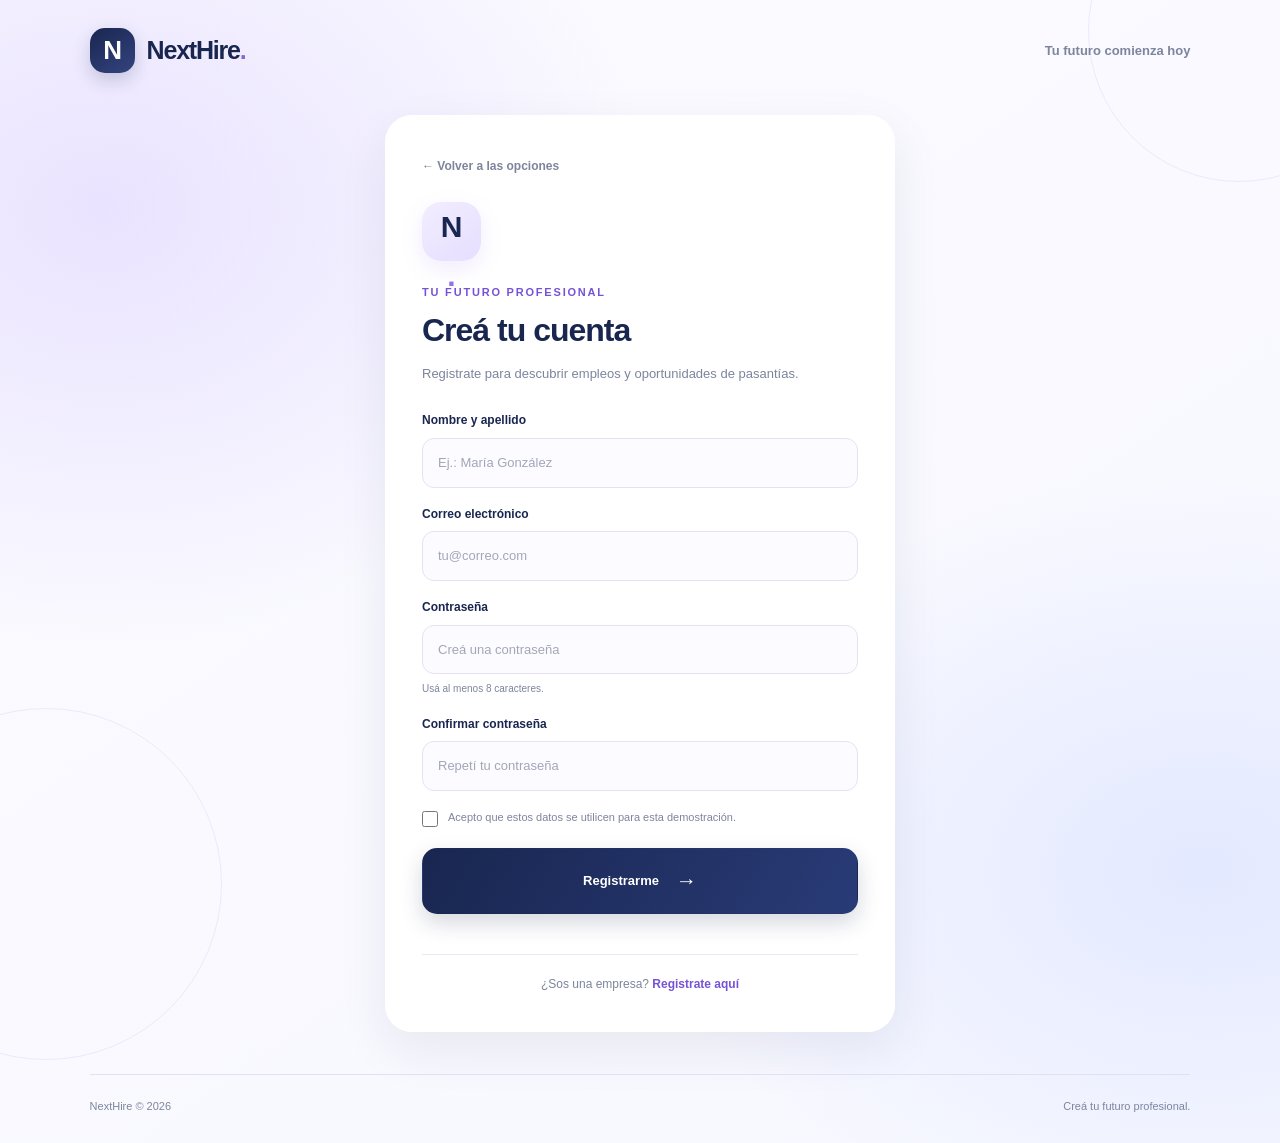
<file: persona.html>
<!DOCTYPE html>
<html lang="es">
<head>
    <meta charset="UTF-8">
    <meta name="viewport" content="width=device-width, initial-scale=1.0">
    <title>Registro de personas | NextHire</title>
    <link rel="stylesheet" href="styles.css">
</head>

<body class="welcome-body">

    <header class="welcome-header">
        <a href="index.html" class="brand">
            <span class="brand-icon">N</span>
            <span>NextHire<span class="purple-dot">.</span></span>
        </a>
        <span class="header-message">Tu futuro comienza hoy</span>
    </header>

    <main class="form-page">
        <section class="form-card">

            <a href="registro.html" class="back-link">← Volver a las opciones</a>

            <div class="form-logo">N<span>.</span></div>

            <p class="welcome-label">TU FUTURO PROFESIONAL</p>

            <h1>Creá tu cuenta</h1>
            <p class="form-description">
                Registrate para descubrir empleos y oportunidades de pasantías.
            </p>

            <form id="personForm">

                <div class="form-group">
                    <label for="fullName">Nombre y apellido</label>
                    <input
                        type="text"
                        id="fullName"
                        name="fullName"
                        placeholder="Ej.: María González"
                        autocomplete="name"
                        required
                    >
                </div>

                <div class="form-group">
                    <label for="personEmail">Correo electrónico</label>
                    <input
                        type="email"
                        id="personEmail"
                        name="email"
                        placeholder="tu@correo.com"
                        autocomplete="email"
                        required
                    >
                </div>

                <div class="form-group">
                    <label for="personPassword">Contraseña</label>
                    <input
                        type="password"
                        id="personPassword"
                        name="password"
                        placeholder="Creá una contraseña"
                        autocomplete="new-password"
                        minlength="8"
                        required
                    >
                    <small>Usá al menos 8 caracteres.</small>
                </div>

                <div class="form-group">
                    <label for="confirmPassword">Confirmar contraseña</label>
                    <input
                        type="password"
                        id="confirmPassword"
                        name="confirmPassword"
                        placeholder="Repetí tu contraseña"
                        autocomplete="new-password"
                        minlength="8"
                        required
                    >
                </div>

                <label class="terms-check">
                    <input type="checkbox" id="acceptTerms" required>
                    <span>Acepto que estos datos se utilicen para esta demostración.</span>
                </label>

                <button type="submit" class="primary-button form-submit">
    Registrarme <span>→</span>
</button>

                <p id="personMessage" class="form-message" role="status"></p>

            </form>

            <p class="form-bottom">
                ¿Sos una empresa?
                <a href="empresa.html">Registrate aquí</a>
            </p>

        </section>
    </main>

    <footer class="welcome-footer">
        <span>NextHire © 2026</span>
        <span>Creá tu futuro profesional.</span>
    </footer>

    <script src="script.js"></script>
</body>
</html>
</file>
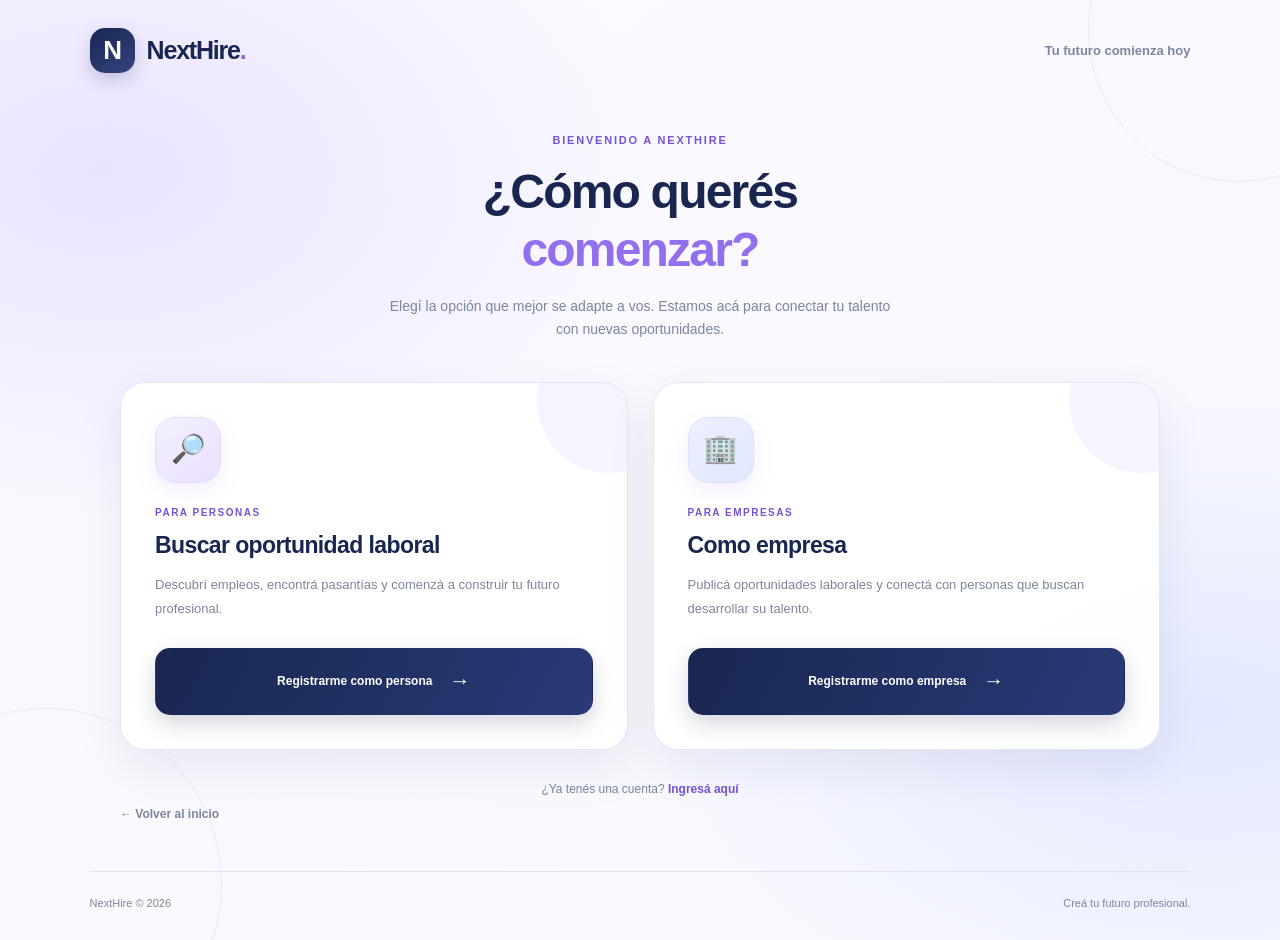
<file: registro.html>
<!DOCTYPE html>
<html lang="es">
<head>
    <meta charset="UTF-8">
    <meta name="viewport" content="width=device-width, initial-scale=1.0">

    <title>Registrarse | NextHire</title>

    <link rel="stylesheet" href="styles.css">
</head>

<body class="welcome-body">

    <header class="welcome-header">
        <a href="index.html" class="brand">
            <span class="brand-icon">N</span>
            <span>NextHire<span class="purple-dot">.</span></span>
        </a>

        <span class="header-message">
            Tu futuro comienza hoy
        </span>
    </header>

    <main class="registration-main">

        <section class="registration-heading">
            <p class="welcome-label">BIENVENIDO A NEXTHIRE</p>

            <h1>
                ¿Cómo querés<br>
                <span>comenzar?</span>
            </h1>

            <p>
                Elegí la opción que mejor se adapte a vos.
                Estamos acá para conectar tu talento con nuevas oportunidades.
            </p>
        </section>

        <section class="registration-options">

            <article class="registration-card">
                <div class="registration-icon">🔎</div>

                <span class="registration-tag">PARA PERSONAS</span>

                <h2>Buscar oportunidad laboral</h2>

                <p>
                    Descubrí empleos, encontrá pasantías y comenzá
                    a construir tu futuro profesional.
                </p>

                <a href="persona.html" class="primary-button">
                    Registrarme como persona <span>→</span>
                </a>
            </article>

            <article class="registration-card company-card">
                <div class="registration-icon">🏢</div>

                <span class="registration-tag">PARA EMPRESAS</span>

                <h2>Como empresa</h2>

                <p>
                    Publicá oportunidades laborales y conectá
                    con personas que buscan desarrollar su talento.
                </p>

                <a href="empresa.html" class="primary-button">
                    Registrarme como empresa <span>→</span>
                </a>
            </article>

        </section>

        <p class="registration-login">
            ¿Ya tenés una cuenta?
            <a href="persona.html">Ingresá aquí</a>
        </p>

        <a href="index.html" class="back-link">← Volver al inicio</a>

    </main>

    <footer class="welcome-footer">
        <span>NextHire © 2026</span>
        <span>Creá tu futuro profesional.</span>
    </footer>

</body>
</html>
</file>
<file: styles.css>
/* ==========================================
   NEXTHIRE — IDENTIDAD VISUAL
   Lila · Azul marino · Blanco
========================================== */

:root {
    --navy: #192650;
    --navy-light: #2d3d75;
    --navy-dark: #111b3c;

    --purple: #9270ed;
    --purple-dark: #7653d6;
    --purple-light: #f0ebff;
    --purple-soft: #f8f5ff;

    --white: #ffffff;
    --background: #f8f8fd;
    --text: #293452;
    --muted: #7d859d;
    --border: #e9e8f3;

    --shadow: 0 18px 50px rgba(25, 38, 80, 0.08);
    --shadow-hover: 0 24px 60px rgba(25, 38, 80, 0.13);

    --radius: 22px;
}

* {
    box-sizing: border-box;
    margin: 0;
    padding: 0;
}

html {
    scroll-behavior: smooth;
}

body {
    font-family: "Segoe UI", Arial, Helvetica, sans-serif;
    color: var(--text);
    background: var(--background);
    line-height: 1.65;
    -webkit-font-smoothing: antialiased;
}

button,
input,
select,
textarea {
    font: inherit;
}

button,
a {
    -webkit-tap-highlight-color: transparent;
}

a {
    color: inherit;
    text-decoration: none;
}

button {
    cursor: pointer;
}

[hidden] {
    display: none !important;
}

/* ==========================================
   LOGO Y MARCA
========================================== */

.brand {
    display: inline-flex;
    align-items: center;
    gap: 12px;
    color: var(--navy);
    font-size: 25px;
    font-weight: 850;
    letter-spacing: -1.2px;
    transition: transform 0.25s ease;
}

.brand:hover {
    transform: translateY(-2px);
}

.brand-icon {
    display: grid;
    place-items: center;
    width: 45px;
    height: 45px;
    border-radius: 15px;
    background: linear-gradient(145deg, var(--navy), #34447f);
    color: var(--white);
    font-size: 26px;
    font-weight: 850;
    box-shadow: 0 7px 18px rgba(25, 38, 80, 0.2);
}

.purple-dot {
    color: var(--purple);
}

/* ==========================================
   FONDO GENERAL DE BIENVENIDA Y REGISTRO
========================================== */

.welcome-body {
    position: relative;
    min-height: 100vh;
    overflow-x: hidden;

    background:
        radial-gradient(
            ellipse at 8% 18%,
            rgba(193, 174, 255, 0.30),
            transparent 33%
        ),
        radial-gradient(
            ellipse at 94% 76%,
            rgba(187, 203, 255, 0.34),
            transparent 32%
        ),
        linear-gradient(145deg, #fbfaff, #f7f8ff);

    display: flex;
    flex-direction: column;
    padding: 28px 7%;
}

.welcome-body::before {
    content: "";
    position: fixed;
    z-index: 0;
    top: -120px;
    right: -110px;
    width: 300px;
    height: 300px;
    border: 1px solid rgba(146, 112, 237, 0.12);
    border-radius: 50%;
    pointer-events: none;
}

.welcome-body::after {
    content: "";
    position: fixed;
    z-index: 0;
    bottom: -160px;
    left: -130px;
    width: 350px;
    height: 350px;
    border: 1px solid rgba(146, 112, 237, 0.12);
    border-radius: 50%;
    pointer-events: none;
}

.welcome-header,
.welcome-main,
.welcome-footer,
.registration-main,
.form-page {
    position: relative;
    z-index: 1;
}

.welcome-header {
    display: flex;
    align-items: center;
    justify-content: space-between;
    gap: 20px;
    max-width: 1250px;
    width: 100%;
    margin: 0 auto;
}

.header-message {
    color: var(--muted);
    font-size: 13px;
    font-weight: 600;
}

/* ==========================================
   PANTALLA DE BIENVENIDA
========================================== */

.welcome-main {
    flex: 1;
    display: grid;
    place-items: center;
    padding: 55px 0;
}

.welcome-card {
    position: relative;
    width: min(100%, 620px);
    padding: 54px 48px;
    overflow: hidden;

    background: rgba(255, 255, 255, 0.92);
    border: 1px solid rgba(255, 255, 255, 0.95);
    border-radius: 32px;

    box-shadow:
        0 30px 90px rgba(25, 38, 80, 0.10),
        0 4px 15px rgba(146, 112, 237, 0.05);

    text-align: center;
    animation: appearUp 0.7s ease both;
}

.welcome-card::before {
    content: "";
    position: absolute;
    top: 0;
    left: 15%;
    right: 15%;
    height: 4px;
    border-radius: 0 0 20px 20px;
    background: linear-gradient(
        90deg,
        transparent,
        var(--purple),
        #b9a5ff,
        transparent
    );
}

.welcome-logo {
    position: relative;
    display: grid;
    place-items: center;
    width: 92px;
    height: 92px;
    margin: 0 auto 30px;

    border: 1px solid #e9e0ff;
    border-radius: 29px;

    background: linear-gradient(145deg, #f5f0ff, #e8e0ff);
    color: var(--navy);

    font-size: 52px;
    font-weight: 850;

    box-shadow: 0 12px 30px rgba(146, 112, 237, 0.16);

    animation: floatLogo 4s ease-in-out infinite;
}

.logo-star {
    position: absolute;
    top: 3px;
    right: 8px;
    color: var(--purple);
    font-size: 19px;
}

.welcome-label,
.section-label {
    color: var(--purple-dark);
    font-size: 11px;
    font-weight: 850;
    letter-spacing: 1.8px;
}

.welcome-card h1 {
    margin-top: 17px;
    color: var(--navy);
    font-size: clamp(36px, 5vw, 50px);
    line-height: 1.17;
    letter-spacing: -2px;
    font-weight: 850;
}

.welcome-card h1 span,
.hero-content h1 span {
    color: var(--purple);
}

.welcome-description {
    max-width: 430px;
    margin: 23px auto 31px;
    color: var(--muted);
    font-size: 14px;
    line-height: 1.9;
}

.welcome-note {
    margin-top: 25px;
    color: var(--muted);
    font-size: 11px;
}

/* ==========================================
   BOTONES
========================================== */

.primary-button {
    position: relative;
    display: flex;
    align-items: center;
    justify-content: center;
    gap: 17px;

    width: 100%;
    max-width: 360px;
    min-height: 56px;
    margin: 0 auto;
    padding: 15px 23px;

    border: 1px solid transparent;
    border-radius: 15px;

    background: linear-gradient(120deg, var(--navy), #293b77);
    color: var(--white);

    font-size: 13px;
    font-weight: 750;
    text-align: center;

    box-shadow: 0 9px 22px rgba(25, 38, 80, 0.18);

    transition:
        transform 0.25s ease,
        box-shadow 0.25s ease,
        background 0.25s ease;
}

.primary-button span {
    font-size: 21px;
    transition: transform 0.25s ease;
}

.primary-button:hover {
    transform: translateY(-3px);
    background: linear-gradient(120deg, #28396e, #3c4c89);
    box-shadow: 0 14px 30px rgba(25, 38, 80, 0.23);
}

.primary-button:hover span {
    transform: translateX(4px);
}

.primary-button:active {
    transform: translateY(0);
}

.primary-button:focus-visible,
.search-button:focus-visible,
.details-button:focus-visible {
    outline: 3px solid rgba(146, 112, 237, 0.45);
    outline-offset: 4px;
}

.search-button {
    min-height: 48px;
    padding: 12px 24px;
    border: none;
    border-radius: 12px;
    background: linear-gradient(120deg, var(--navy), #293b77);
    color: var(--white);
    font-size: 13px;
    font-weight: 750;
    box-shadow: 0 7px 17px rgba(25, 38, 80, 0.13);
    transition: transform 0.2s ease, box-shadow 0.2s ease;
}

.search-button:hover {
    transform: translateY(-2px);
    box-shadow: 0 10px 23px rgba(25, 38, 80, 0.2);
}

/* ==========================================
   PIE DE PÁGINA
========================================== */

.welcome-footer {
    display: flex;
    justify-content: space-between;
    gap: 20px;
    max-width: 1250px;
    width: 100%;
    margin: 0 auto;
    padding-top: 22px;
    border-top: 1px solid rgba(222, 220, 240, 0.85);
    color: var(--muted);
    font-size: 11px;
}

/* ==========================================
   PANTALLA DE ELECCIÓN DE REGISTRO
========================================== */

.registration-main {
    flex: 1;
    width: min(100%, 1040px);
    margin: 0 auto;
    padding: 58px 0 45px;
}

.registration-heading {
    max-width: 650px;
    margin: 0 auto 40px;
    text-align: center;
    animation: appearUp 0.6s ease both;
}

.registration-heading h1 {
    margin-top: 14px;
    color: var(--navy);
    font-size: clamp(36px, 5vw, 48px);
    font-weight: 850;
    line-height: 1.2;
    letter-spacing: -1.8px;
}

.registration-heading h1 span {
    color: var(--purple);
}

.registration-heading > p:last-child {
    max-width: 520px;
    margin: 17px auto 0;
    color: var(--muted);
    font-size: 14px;
}

.registration-options {
    display: grid;
    grid-template-columns: repeat(2, minmax(0, 1fr));
    gap: 25px;
}

.registration-card {
    position: relative;
    display: flex;
    flex-direction: column;
    align-items: flex-start;

    padding: 34px;
    overflow: hidden;

    border: 1px solid rgba(231, 226, 249, 0.95);
    border-radius: 25px;

    background: rgba(255, 255, 255, 0.94);
    box-shadow: var(--shadow);

    transition:
        transform 0.3s ease,
        box-shadow 0.3s ease,
        border-color 0.3s ease;

    animation: appearUp 0.65s ease both;
}

.registration-card:nth-child(2) {
    animation-delay: 0.12s;
}

.registration-card::after {
    content: "";
    position: absolute;
    top: -55px;
    right: -55px;
    width: 145px;
    height: 145px;
    border-radius: 50%;
    background: rgba(146, 112, 237, 0.08);
    transition: transform 0.35s ease;
}

.registration-card:hover {
    transform: translateY(-7px);
    border-color: #d5c8ff;
    box-shadow: var(--shadow-hover);
}

.registration-card:hover::after {
    transform: scale(1.35);
}

.registration-icon {
    position: relative;
    z-index: 1;
    display: grid;
    place-items: center;
    width: 66px;
    height: 66px;
    margin-bottom: 22px;
    border: 1px solid #e6dcff;
    border-radius: 20px;
    background: linear-gradient(145deg, #f5f0ff, #e9e0ff);
    font-size: 28px;
    box-shadow: 0 8px 22px rgba(146, 112, 237, 0.11);
}

.company-card .registration-icon {
    background: linear-gradient(145deg, #edf0ff, #e0e7ff);
    border-color: #dce2ff;
}

.registration-tag {
    margin-bottom: 9px;
    color: var(--purple-dark);
    font-size: 10px;
    font-weight: 850;
    letter-spacing: 1.5px;
}

.registration-card h2 {
    margin-bottom: 12px;
    color: var(--navy);
    font-size: 23px;
    font-weight: 800;
    line-height: 1.35;
    letter-spacing: -0.6px;
}

.registration-card > p {
    flex: 1;
    margin-bottom: 27px;
    color: var(--muted);
    font-size: 13px;
    line-height: 1.85;
}

.registration-card .primary-button {
    position: relative;
    z-index: 1;
    max-width: none;
    margin-top: auto;
    font-size: 12px;
}

.registration-login {
    margin-top: 30px;
    color: var(--muted);
    text-align: center;
    font-size: 12px;
}

.registration-login a,
.form-bottom a {
    color: var(--purple-dark);
    font-weight: 800;
}

.registration-login a:hover,
.form-bottom a:hover {
    text-decoration: underline;
}

.back-link {
    display: inline-flex;
    align-items: center;
    gap: 7px;
    color: var(--muted);
    font-size: 12px;
    font-weight: 650;
    transition: color 0.2s ease;
}

.back-link:hover {
    color: var(--purple-dark);
}

/* ==========================================
   FORMULARIOS DE REGISTRO
========================================== */

.form-page {
    flex: 1;
    display: grid;
    place-items: center;
    padding: 42px 0;
}

.form-card {
    width: min(100%, 510px);
    padding: 36px;

    border: 1px solid rgba(255, 255, 255, 0.95);
    border-radius: 27px;

    background: rgba(255, 255, 255, 0.96);
    box-shadow: var(--shadow);

    animation: appearUp 0.6s ease both;
}

.form-card > .back-link {
    margin-bottom: 25px;
}

.form-logo {
    display: grid;
    place-items: center;
    width: 59px;
    height: 59px;
    margin-bottom: 22px;
    border-radius: 19px;
    background: linear-gradient(145deg, #f2edff, #e6deff);
    color: var(--navy);
    font-size: 30px;
    font-weight: 850;
    box-shadow: 0 8px 22px rgba(146, 112, 237, 0.13);
}

.form-logo span {
    color: var(--purple);
}

.form-card h1 {
    margin-top: 9px;
    color: var(--navy);
    font-size: 32px;
    line-height: 1.25;
    font-weight: 850;
    letter-spacing: -1px;
}

.form-description {
    margin: 12px 0 26px;
    color: var(--muted);
    font-size: 13px;
    line-height: 1.8;
}

#personForm,
#companyForm {
    display: flex;
    flex-direction: column;
    gap: 17px;
}

.form-group {
    display: flex;
    flex-direction: column;
    gap: 7px;
}

.form-group label {
    color: var(--navy);
    font-size: 12px;
    font-weight: 750;
}

.form-group input,
.form-group select,
.form-group textarea {
    width: 100%;
    min-height: 49px;
    padding: 13px 15px;

    border: 1px solid #e4e3ef;
    border-radius: 12px;

    outline: none;
    background: #fcfbff;
    color: var(--text);

    font-size: 13px;

    transition:
        border-color 0.2s ease,
        box-shadow 0.2s ease,
        background 0.2s ease;
}

.form-group input::placeholder,
.form-group textarea::placeholder {
    color: #a2a7b8;
}

.form-group input:hover,
.form-group select:hover,
.form-group textarea:hover {
    border-color: #d4c9f7;
}

.form-group input:focus,
.form-group select:focus,
.form-group textarea:focus {
    border-color: var(--purple);
    background: var(--white);
    box-shadow: 0 0 0 4px rgba(146, 112, 237, 0.12);
}

.form-group small {
    color: var(--muted);
    font-size: 10px;
}

.terms-check {
    display: flex;
    align-items: flex-start;
    gap: 10px;
    color: var(--muted);
    font-size: 11px;
    line-height: 1.7;
    cursor: pointer;
}

.terms-check input {
    flex-shrink: 0;
    width: 16px;
    height: 16px;
    margin-top: 3px;
    accent-color: var(--purple-dark);
    cursor: pointer;
}

.form-submit {
    max-width: none;
    margin-top: 4px;
}

.form-message {
    min-height: 0;
    color: var(--purple-dark);
    font-size: 12px;
    line-height: 1.7;
    overflow-wrap: anywhere;
}

.form-bottom {
    margin-top: 23px;
    padding-top: 20px;
    border-top: 1px solid var(--border);
    color: var(--muted);
    text-align: center;
    font-size: 12px;
}

/* ==========================================
   ENCABEZADO DE LA PLATAFORMA
========================================== */

.main-header {
    position: sticky;
    top: 0;
    z-index: 5;

    display: flex;
    align-items: center;
    justify-content: space-between;
    gap: 25px;

    padding: 17px 7%;

    background: rgba(255, 255, 255, 0.94);
    border-bottom: 1px solid rgba(233, 232, 243, 0.9);

    backdrop-filter: blur(16px);
    -webkit-backdrop-filter: blur(16px);
}

.main-nav {
    display: flex;
    align-items: center;
    gap: 30px;
}

.main-nav a {
    position: relative;
    padding: 8px 0;
    color: var(--muted);
    font-size: 13px;
    font-weight: 650;
    transition: color 0.2s ease;
}

.main-nav a:hover,
.main-nav .nav-active {
    color: var(--purple-dark);
}

.main-nav .nav-active::after {
    content: "";
    position: absolute;
    right: 0;
    bottom: 0;
    left: 0;
    height: 2px;
    border-radius: 2px;
    background: var(--purple);
}

.profile-button {
    padding: 10px 17px;
    border: 1px solid #ded5ff;
    border-radius: 12px;
    background: var(--purple-soft);
    color: var(--navy);
    font-size: 12px;
    font-weight: 750;
    transition: background 0.2s ease, transform 0.2s ease;
}

.profile-button:hover {
    transform: translateY(-2px);
    background: var(--purple-light);
}

/* ==========================================
   CONTENIDO PRINCIPAL DE LA PLATAFORMA
========================================== */

.dashboard-main {
    width: min(1120px, 88%);
    margin: 0 auto;
}

/* ==========================================
   PORTADA PRINCIPAL
========================================== */

.hero-section {
    position: relative;
    display: flex;
    align-items: center;
    justify-content: space-between;

    min-height: 330px;
    margin-top: 36px;
    padding: 48px 55px;
    overflow: hidden;

    border: 1px solid rgba(255, 255, 255, 0.12);
    border-radius: 28px;

    background:
        radial-gradient(
            circle at 85% 20%,
            rgba(146, 112, 237, 0.28),
            transparent 35%
        ),
        linear-gradient(125deg, #18254f, #293974 65%, #384784);

    color: var(--white);
    box-shadow: 0 20px 50px rgba(25, 38, 80, 0.17);
}

.hero-content {
    position: relative;
    z-index: 1;
    max-width: 650px;
}

.hero-content .section-label {
    color: #cbbdff;
}

.hero-content h1 {
    margin: 15px 0;
    font-size: clamp(33px, 4vw, 47px);
    line-height: 1.2;
    letter-spacing: -1.7px;
    font-weight: 850;
}

.hero-content h1 span {
    color: #c7b7ff;
}

.hero-content p {
    max-width: 520px;
    color: #dfe3f5;
    font-size: 14px;
    line-height: 1.85;
}

.hero-decoration {
    position: absolute;
    top: 20px;
    right: 42px;

    display: grid;
    place-items: center;

    width: 225px;
    height: 225px;

    border: 1px solid rgba(255, 255, 255, 0.16);
    border-radius: 50%;
    background: rgba(255, 255, 255, 0.045);
}

.decoration-letter {
    color: rgba(255, 255, 255, 0.16);
    font-size: 180px;
    font-weight: 850;
}

.decoration-star {
    position: absolute;
    top: 20px;
    right: 35px;
    color: #c7b7ff;
    font-size: 35px;
}

/* ==========================================
   BUSCADOR DE OPORTUNIDADES
========================================== */

.search-section {
    margin-top: 44px;
}

.search-heading h2,
.section-heading h2 {
    color: var(--navy);
    font-size: 25px;
    font-weight: 850;
    letter-spacing: -0.7px;
}

.search-heading p,
.section-heading p {
    margin-top: 5px;
    color: var(--muted);
    font-size: 13px;
}

.search-box {
    display: grid;
    grid-template-columns: 1.4fr 1fr auto;
    align-items: end;
    gap: 17px;

    margin-top: 21px;
    padding: 23px;

    border: 1px solid var(--border);
    border-radius: 21px;

    background: var(--white);
    box-shadow: 0 10px 32px rgba(25, 38, 80, 0.045);
}

.search-field {
    display: flex;
    flex-direction: column;
    gap: 8px;
}

.search-field label {
    color: var(--navy);
    font-size: 12px;
    font-weight: 750;
}

.search-field input,
.search-field select {
    width: 100%;
    min-height: 48px;
    padding: 12px 14px;

    border: 1px solid #e6e5f0;
    border-radius: 12px;

    outline: none;
    background: #fcfbff;
    color: var(--text);
    font-size: 13px;

    transition: border-color 0.2s ease, box-shadow 0.2s ease;
}

.search-field input:focus,
.search-field select:focus {
    border-color: var(--purple);
    box-shadow: 0 0 0 4px rgba(146, 112, 237, 0.12);
}

/* ==========================================
   TARJETAS DE OPORTUNIDADES
========================================== */

.opportunities-section {
    margin-top: 55px;
    scroll-margin-top: 100px;
}

.section-heading {
    display: flex;
    align-items: end;
    justify-content: space-between;
    gap: 20px;
    margin-bottom: 23px;
}

.section-heading h2 {
    margin-top: 7px;
}

.result-count {
    color: var(--muted);
    font-size: 12px;
}

.job-grid {
    display: grid;
    grid-template-columns: repeat(2, minmax(0, 1fr));
    gap: 22px;
}

.job-card {
    position: relative;
    padding: 25px;

    border: 1px solid var(--border);
    border-radius: 21px;

    background: var(--white);
    box-shadow: 0 6px 22px rgba(25, 38, 80, 0.025);

    transition:
        transform 0.25s ease,
        box-shadow 0.25s ease,
        border-color 0.25s ease;
}

.job-card:hover {
    transform: translateY(-5px);
    border-color: #ddd2ff;
    box-shadow: 0 17px 40px rgba(25, 38, 80, 0.085);
}

.job-card-top {
    display: flex;
    align-items: center;
    justify-content: space-between;
    gap: 12px;
    margin-bottom: 20px;
}

.company-icon {
    display: grid;
    place-items: center;
    width: 50px;
    height: 50px;
    border-radius: 15px;
    font-size: 14px;
    font-weight: 850;
}

.icon-purple {
    background: linear-gradient(145deg, #f2edff, #e6dcff);
    color: #7653d6;
}

.icon-blue {
    background: linear-gradient(145deg, #edf3ff, #dfe8ff);
    color: #315fbc;
}

.icon-green {
    background: #e7f7ee;
    color: #32855c;
}

.icon-orange {
    background: #fff1e2;
    color: #ba7735;
}

.job-tag {
    padding: 6px 12px;
    border-radius: 30px;
    font-size: 10px;
    font-weight: 750;
}

.tag-purple {
    background: var(--purple-light);
    color: #7656cb;
}

.tag-blue {
    background: #e9efff;
    color: #3159a9;
}

.job-card h3 {
    color: var(--navy);
    font-size: 18px;
    font-weight: 800;
    line-height: 1.4;
    letter-spacing: -0.35px;
}

.company-name {
    margin-top: 6px;
    color: var(--muted);
    font-size: 12px;
}

.job-details {
    display: flex;
    flex-wrap: wrap;
    gap: 10px 18px;
    margin: 19px 0;
    color: #65708c;
    font-size: 11px;
}

.job-description {
    min-height: 60px;
    color: var(--muted);
    font-size: 12px;
    line-height: 1.9;
}

.details-button {
    display: inline-flex;
    align-items: center;
    gap: 8px;
    margin-top: 20px;
    padding: 7px 0;

    border: none;
    background: transparent;
    color: var(--purple-dark);

    font-size: 12px;
    font-weight: 850;

    transition: color 0.2s ease;
}

.details-button:hover {
    color: var(--navy);
}

.empty-message {
    margin-top: 20px;
    padding: 28px;
    border: 1px dashed #d9d1f3;
    border-radius: 17px;
    background: var(--white);
    color: var(--muted);
    text-align: center;
    font-size: 13px;
}

/* ==========================================
   PERFIL Y PASANTÍAS
========================================== */

.profile-section {
    display: flex;
    align-items: center;
    justify-content: space-between;
    gap: 25px;

    margin-top: 52px;
    padding: 32px;

    border: 1px solid #e7defe;
    border-radius: 23px;

    background:
        radial-gradient(
            circle at 95% 10%,
            rgba(191, 175, 255, 0.18),
            transparent 38%
        ),
        linear-gradient(120deg, #f2eeff, #ffffff);
    scroll-margin-top: 100px;
}

.profile-section h2,
.internship-note h2 {
    margin: 9px 0;
    color: var(--navy);
    font-size: 23px;
    font-weight: 850;
}

.profile-section p,
.internship-note p {
    color: var(--muted);
    font-size: 13px;
    line-height: 1.85;
}

.profile-decoration {
    display: grid;
    place-items: center;
    flex-shrink: 0;
    width: 78px;
    height: 88px;
    border: 2px solid #d7caff;
    border-radius: 16px;
    background: var(--white);
    color: var(--purple);
    font-size: 25px;
    font-weight: 850;
    box-shadow: 6px 6px 0 #ded5ff;
}

.internship-note {
    margin: 42px 0;
    padding: 32px;
    border: 1px solid var(--border);
    border-radius: 22px;
    background: var(--white);
    box-shadow: 0 7px 25px rgba(25, 38, 80, 0.03);
    scroll-margin-top: 100px;
}

/* ==========================================
   PIE DE PÁGINA DE LA PLATAFORMA
========================================== */

.main-footer {
    display: flex;
    align-items: center;
    justify-content: space-between;
    gap: 20px;
    padding: 27px 7%;
    border-top: 1px solid var(--border);
    background: var(--white);
}

.main-footer p,
.main-footer > span {
    color: var(--muted);
    font-size: 11px;
}

/* ==========================================
   VENTANA DE DETALLES
========================================== */

.modal-overlay {
    position: fixed;
    z-index: 20;
    inset: 0;

    display: grid;
    place-items: center;
    padding: 20px;

    background: rgba(15, 23, 52, 0.60);
    backdrop-filter: blur(7px);
    -webkit-backdrop-filter: blur(7px);
}

.modal-card {
    position: relative;
    width: min(100%, 490px);
    padding: 37px;

    border: 1px solid rgba(255, 255, 255, 0.8);
    border-radius: 26px;

    background: var(--white);
    box-shadow: 0 30px 90px rgba(0, 0, 0, 0.2);

    animation: appearUp 0.25s ease both;
}

.modal-card h2 {
    margin: 15px 0;
    color: var(--navy);
    font-size: 25px;
    font-weight: 850;
}

.modal-card > p {
    margin-bottom: 20px;
    color: var(--muted);
    font-size: 13px;
    line-height: 1.85;
}

.modal-card .demo-warning {
    padding: 13px;
    border: 1px solid #e7defe;
    border-radius: 12px;
    background: var(--purple-soft);
    color: #7156bb;
    font-size: 11px;
    line-height: 1.8;
}

.modal-close {
    position: absolute;
    top: 13px;
    right: 17px;
    width: 35px;
    height: 35px;
    border: none;
    border-radius: 10px;
    background: var(--purple-soft);
    color: var(--muted);
    font-size: 26px;
    transition: background 0.2s ease, color 0.2s ease;
}

.modal-close:hover {
    background: var(--purple-light);
    color: var(--navy);
}

/* ==========================================
   ANIMACIONES
========================================== */

@keyframes appearUp {
    from {
        opacity: 0;
        transform: translateY(18px);
    }

    to {
        opacity: 1;
        transform: translateY(0);
    }
}

@keyframes floatLogo {
    0%,
    100% {
        transform: translateY(0);
    }

    50% {
        transform: translateY(-5px);
    }
}

/* ==========================================
   TABLETAS
========================================== */

@media (max-width: 850px) {
    .main-header {
        flex-wrap: wrap;
    }

    .main-nav {
        order: 3;
        width: 100%;
        justify-content: center;
        gap: 22px;
    }

    .hero-decoration {
        right: -90px;
    }

    .hero-content {
        max-width: 85%;
    }

    .search-box {
        grid-template-columns: 1fr 1fr;
    }

    .search-button {
        grid-column: 1 / -1;
    }

    .registration-main {
        width: 100%;
    }

    .registration-card {
        padding: 27px;
    }
}

/* ==========================================
   CELULARES
========================================== */

@media (max-width: 600px) {
    .welcome-body {
        padding: 20px;
    }

    .brand {
        gap: 9px;
        font-size: 22px;
    }

    .brand-icon {
        width: 39px;
        height: 39px;
        border-radius: 13px;
        font-size: 23px;
    }

    .header-message {
        max-width: 130px;
        text-align: right;
        font-size: 10px;
    }

    .welcome-main {
        padding: 35px 0;
    }

    .welcome-card {
        padding: 39px 23px;
        border-radius: 25px;
    }

    .welcome-logo {
        width: 78px;
        height: 78px;
        border-radius: 24px;
        font-size: 43px;
    }

    .welcome-card h1 {
        font-size: 36px;
    }

    .welcome-description {
        font-size: 13px;
    }

    .welcome-footer {
        gap: 15px;
        font-size: 9px;
    }

    .registration-main {
        padding: 40px 0 30px;
    }

    .registration-heading {
        margin-bottom: 28px;
    }

    .registration-heading h1 {
        font-size: 36px;
    }

    .registration-heading > p:last-child {
        font-size: 13px;
    }

    .registration-options {
        grid-template-columns: 1fr;
        gap: 18px;
    }

    .registration-card {
        padding: 27px;
        border-radius: 22px;
    }

    .registration-card h2 {
        font-size: 21px;
    }

    .form-page {
        padding: 30px 0;
    }

    .form-card {
        padding: 27px 21px;
        border-radius: 23px;
    }

    .form-card h1 {
        font-size: 29px;
    }

    .main-header {
        padding: 15px 5%;
    }

    .main-nav {
        gap: 17px;
    }

    .main-nav a {
        font-size: 11px;
    }

    .dashboard-main {
        width: 90%;
    }

    .hero-section {
        min-height: 300px;
        margin-top: 25px;
        padding: 31px 23px;
        border-radius: 23px;
    }

    .hero-content {
        max-width: 100%;
    }

    .hero-content h1 {
        font-size: 32px;
    }

    .hero-content p {
        max-width: 300px;
        font-size: 12px;
    }

    .hero-decoration {
        right: -130px;
        opacity: 0.5;
    }

    .search-box {
        grid-template-columns: 1fr;
        padding: 18px;
        border-radius: 17px;
    }

    .search-button {
        grid-column: auto;
    }

    .section-heading {
        align-items: flex-start;
        flex-direction: column;
    }

    .job-grid {
        grid-template-columns: 1fr;
        gap: 17px;
    }

    .job-card {
        padding: 22px;
    }

    .profile-section {
        padding: 23px;
        border-radius: 19px;
    }

    .profile-section h2,
    .internship-note h2 {
        font-size: 19px;
    }

    .profile-decoration {
        width: 55px;
        height: 65px;
    }

    .internship-note {
        padding: 23px;
    }

    .main-footer {
        flex-wrap: wrap;
        padding: 22px 5%;
    }

    .main-footer p {
        order: 3;
        width: 100%;
    }

    .modal-card {
        padding: 30px 23px;
        border-radius: 22px;
    }
}

/* ==========================================
   ACCESIBILIDAD
========================================== */

@media (prefers-reduced-motion: reduce) {
    html {
        scroll-behavior: auto;
    }

    *,
    *::before,
    *::after {
        animation: none !important;
        transition: none !important;
    }
}
/* Centrar el emblema NextHire en la tarjeta blanca */
.welcome-logo-text {
    display: flex;
    justify-content: center;
    align-items: center;
    text-align: center;
    margin-left: auto;
    margin-right: auto;
}
/* ==========================================
   NEXTHIRE — PANEL PERSONAL RENOVADO
   Colores: lila, azul marino y blanco
========================================== */

.person-dashboard-body {
    min-height: 100vh;
    margin: 0;
    background: #f7f5fc;
    color: #172044;
    font-family: Arial, Helvetica, sans-serif;
}

/* Encabezado */

.dashboard-header {
    min-height: 78px;
    padding: 0 7%;
    display: flex;
    align-items: center;
    justify-content: space-between;
    background: #ffffff;
    border-bottom: 1px solid #ebe7f5;
    box-shadow: 0 4px 18px rgba(30, 25, 65, 0.035);
}

.dashboard-header .brand {
    display: flex;
    align-items: center;
    gap: 11px;
    color: #172044;
    text-decoration: none;
    font-size: 23px;
    font-weight: 800;
}

.dashboard-header .brand-icon {
    width: 42px;
    height: 42px;
    display: grid;
    place-items: center;
    border-radius: 14px;
    background: #eee7ff;
    color: #7553c7;
    font-size: 21px;
}

.purple-dot {
    color: #8966d5;
}

.dashboard-user {
    display: flex;
    align-items: center;
    gap: 11px;
    color: #555d79;
    font-size: 14px;
    font-weight: 600;
}

.user-avatar {
    width: 40px;
    height: 40px;
    display: grid;
    place-items: center;
    border: 3px solid #f0eaff;
    border-radius: 50%;
    background: #dcd0ff;
    color: #563a9e;
    font-weight: 800;
}

/* Contenido principal */

.person-dashboard {
    width: min(1160px, 88%);
    margin: 0 auto;
    padding: 66px 0 30px;
}

/* Presentación */

.dashboard-welcome {
    max-width: 720px;
    margin: 0 auto 48px;
    text-align: center;
}

.dashboard-eyebrow {
    display: inline-block;
    margin-bottom: 18px;
    padding: 9px 16px;
    border: 1px solid #e6dcff;
    border-radius: 30px;
    background: #f0eaff;
    color: #7553c7;
    font-size: 11px;
    font-weight: 800;
    letter-spacing: 1.8px;
}

.dashboard-welcome h1 {
    margin: 0;
    color: #172044;
    font-size: clamp(36px, 5vw, 55px);
    font-weight: 800;
    line-height: 1.15;
    letter-spacing: -1.7px;
}

.dashboard-welcome h1 span {
    color: #8966d5;
}

.dashboard-welcome p {
    max-width: 620px;
    margin: 20px auto 0;
    color: #737991;
    font-size: 16px;
    line-height: 1.9;
}

/* Tres tarjetas */

.dashboard-options {
    display: grid;
    grid-template-columns: repeat(3, minmax(0, 1fr));
    gap: 25px;
    align-items: stretch;
}

.dashboard-option-card {
    position: relative;
    display: flex;
    flex-direction: column;
    align-items: flex-start;
    min-height: 365px;
    padding: 30px;
    overflow: hidden;
    border: 1px solid #e8e2f5;
    border-radius: 25px;
    background: #ffffff;
    box-shadow: 0 12px 35px rgba(35, 27, 75, 0.055);
    transition:
        transform 0.25s ease,
        box-shadow 0.25s ease,
        border-color 0.25s ease;
}

.dashboard-option-card::before {
    position: absolute;
    top: 0;
    left: 0;
    width: 100%;
    height: 5px;
    background: linear-gradient(90deg, #a78bfa, #6552b8, #243568);
    content: "";
}

.dashboard-option-card:hover {
    transform: translateY(-8px);
    border-color: #d4c4fa;
    box-shadow: 0 22px 45px rgba(66, 45, 125, 0.13);
}

/* Íconos de las tarjetas */

.option-icon {
    width: 66px;
    height: 66px;
    display: grid;
    place-items: center;
    margin-bottom: 25px;
    border: 1px solid rgba(130, 100, 200, 0.08);
    border-radius: 21px;
    font-size: 29px;
    transition: transform 0.25s ease;
}

.dashboard-option-card:hover .option-icon {
    transform: scale(1.07) rotate(-3deg);
}

.cv-icon {
    background: #eee7ff;
}

.job-icon {
    background: #e8edff;
}

.internship-icon {
    background: #e9e5ff;
}

/* Textos de las tarjetas */

.option-number {
    margin-bottom: 8px;
    color: #8966d5;
    font-size: 10px;
    font-weight: 800;
    letter-spacing: 1.5px;
}

.dashboard-option-card h2 {
    margin: 7px 0 12px;
    color: #172044;
    font-size: 23px;
    font-weight: 800;
    letter-spacing: -0.5px;
}

.dashboard-option-card p {
    margin: 0 0 27px;
    color: #737991;
    font-size: 14px;
    line-height: 1.85;
}

/* Botones */

.option-button {
    width: 100%;
    box-sizing: border-box;
    display: flex;
    align-items: center;
    justify-content: space-between;
    gap: 12px;
    margin-top: auto;
    padding: 15px 18px;
    border: 1px solid #e4dafa;
    border-radius: 14px;
    background: #f2edff;
    color: #6545b2;
    text-decoration: none;
    font-size: 13px;
    font-weight: 800;
    transition:
        background 0.2s ease,
        color 0.2s ease,
        border-color 0.2s ease;
}

.option-button:hover {
    border-color: #6552b8;
    background: #6552b8;
    color: #ffffff;
}

.option-button span {
    font-size: 21px;
    transition: transform 0.2s ease;
}

.option-button:hover span {
    transform: translateX(4px);
}

/* Frase inferior */

.dashboard-bottom {
    display: flex;
    align-items: center;
    justify-content: space-between;
    gap: 20px;
    margin-top: 42px;
    padding: 25px 0;
    border-top: 1px solid #e8e2f2;
}

.dashboard-bottom > div {
    display: flex;
    align-items: center;
    gap: 15px;
}

.bottom-decoration {
    width: 43px;
    height: 43px;
    display: grid;
    place-items: center;
    border-radius: 14px;
    background: #eee7ff;
    color: #7553c7;
    font-size: 24px;
}

.dashboard-bottom h3 {
    margin: 0 0 5px;
    color: #172044;
    font-size: 14px;
}

.dashboard-bottom p {
    margin: 0;
    color: #737991;
    font-size: 12px;
}

.bottom-brand {
    color: #8b83a6;
    font-size: 12px;
}

/* Adaptación para tabletas */

@media (max-width: 950px) {
    .dashboard-options {
        grid-template-columns: repeat(2, minmax(0, 1fr));
    }

    .dashboard-option-card {
        min-height: 340px;
    }

    .person-dashboard {
        padding-top: 48px;
    }
}

/* Adaptación para celulares */

@media (max-width: 620px) {
    .dashboard-header {
        padding: 14px 5%;
    }

    .dashboard-header .brand {
        font-size: 20px;
    }

    .dashboard-user {
        font-size: 12px;
    }

    .person-dashboard {
        width: 90%;
        padding-top: 38px;
    }

    .dashboard-welcome {
        margin-bottom: 32px;
    }

    .dashboard-welcome h1 {
        font-size: 38px;
        letter-spacing: -1px;
    }

    .dashboard-welcome p {
        font-size: 14px;
    }

    .dashboard-options {
        grid-template-columns: 1fr;
        gap: 20px;
    }

    .dashboard-option-card {
        min-height: 320px;
        padding: 27px;
    }

    .dashboard-bottom {
        align-items: flex-start;
        flex-direction: column;
    }
}

@media (prefers-reduced-motion: reduce) {
    .dashboard-option-card,
    .option-icon,
    .option-button,
    .option-button span {
        transition: none;
    }
}
</file>
